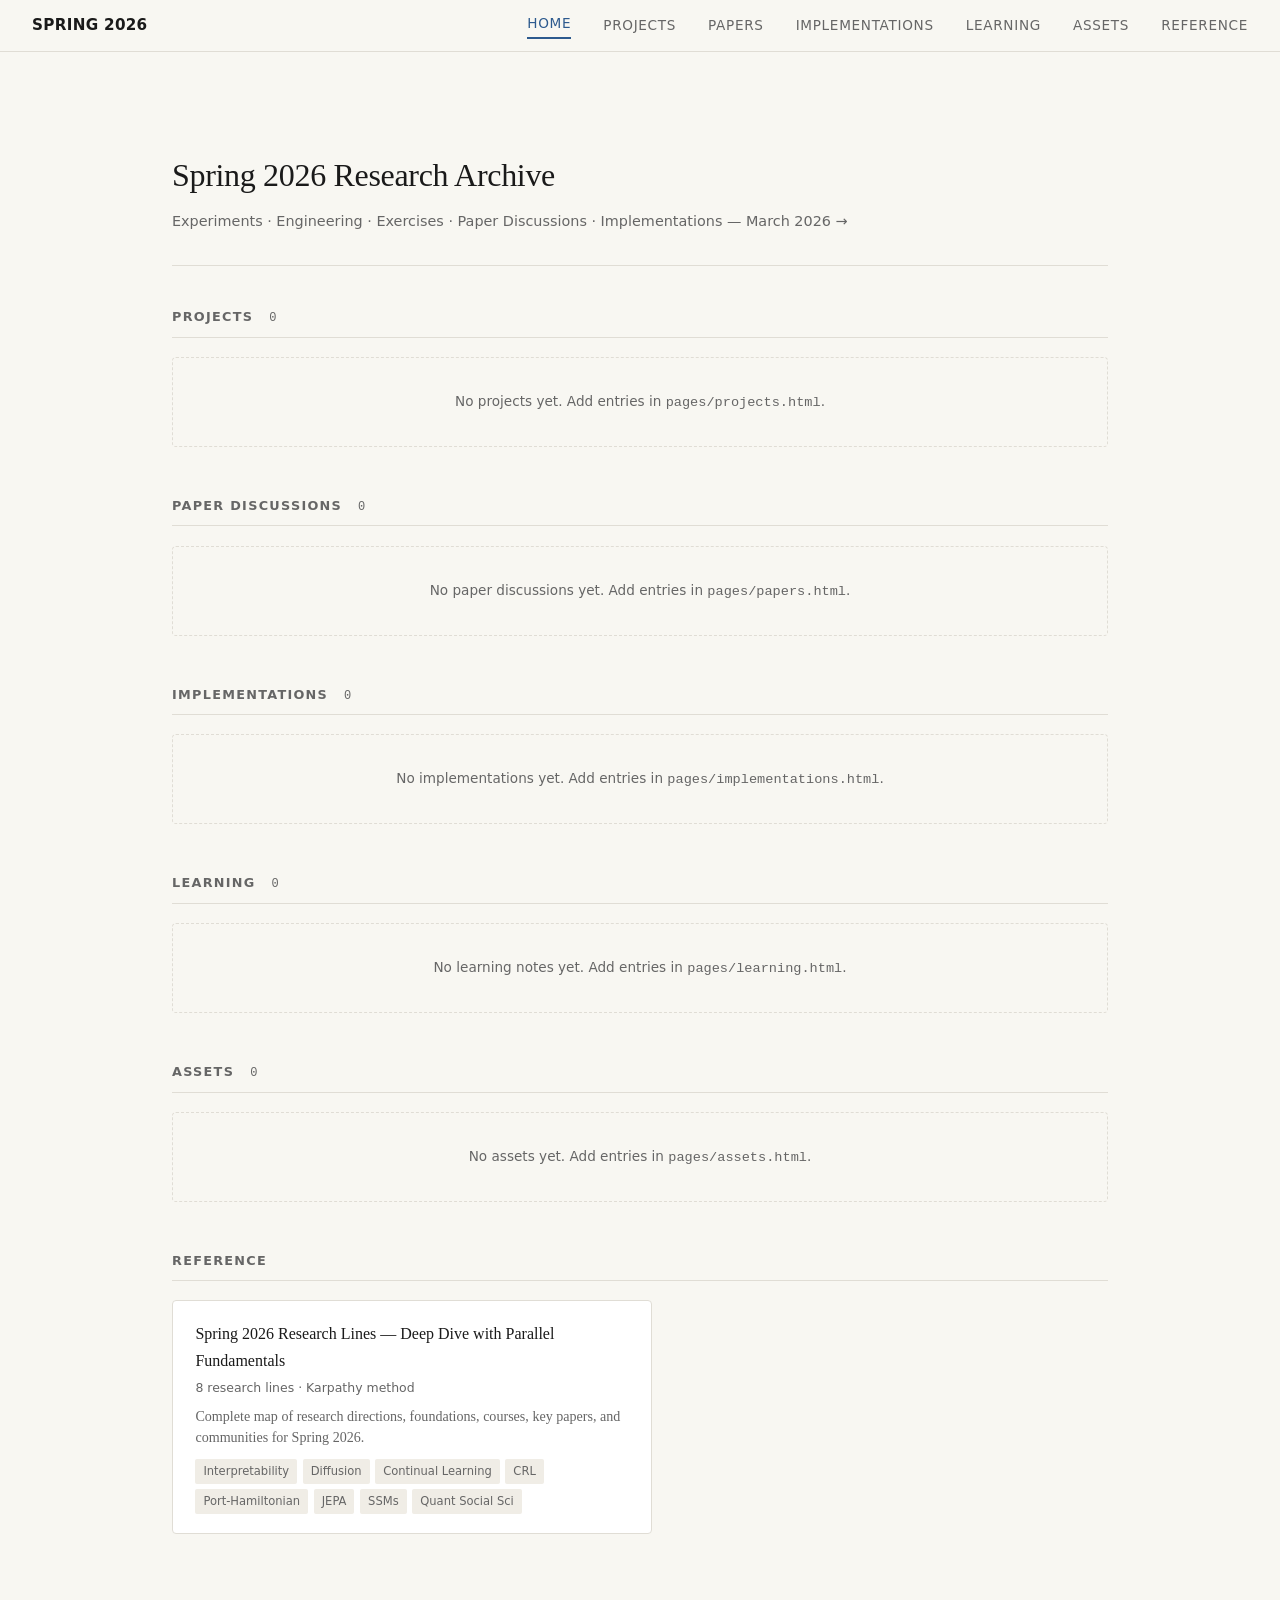
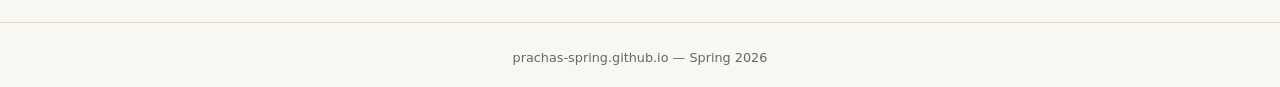
<file: index.html>
<!DOCTYPE html>
<html lang="en">
<head>
  <meta charset="UTF-8" />
  <meta name="viewport" content="width=device-width, initial-scale=1.0" />
  <title>Spring 2026 — Research Archive</title>
  <link rel="stylesheet" href="css/style.css" />
</head>
<body>

<nav>
  <span class="site-title">Spring 2026</span>
  <a href="index.html" class="active">Home</a>
  <a href="pages/projects.html">Projects</a>
  <a href="pages/papers.html">Papers</a>
  <a href="pages/implementations.html">Implementations</a>
  <a href="pages/learning.html">Learning</a>
  <a href="pages/assets.html">Assets</a>
  <a href="reference.html">Reference</a>
</nav>

<div class="container">

  <div class="hero">
    <h1>Spring 2026 Research Archive</h1>
    <p class="subtitle">Experiments · Engineering · Exercises · Paper Discussions · Implementations &mdash; March 2026 →</p>
  </div>

  <!-- PROJECTS -->
  <div class="section" id="projects">
    <div class="section-header">
      <h2>Projects</h2>
      <span class="count">0</span>
    </div>
    <div class="placeholder">No projects yet. Add entries in <code>pages/projects.html</code>.</div>
  </div>

  <!-- PAPERS -->
  <div class="section" id="papers">
    <div class="section-header">
      <h2>Paper Discussions</h2>
      <span class="count">0</span>
    </div>
    <div class="placeholder">No paper discussions yet. Add entries in <code>pages/papers.html</code>.</div>
  </div>

  <!-- IMPLEMENTATIONS -->
  <div class="section" id="implementations">
    <div class="section-header">
      <h2>Implementations</h2>
      <span class="count">0</span>
    </div>
    <div class="placeholder">No implementations yet. Add entries in <code>pages/implementations.html</code>.</div>
  </div>

  <!-- LEARNING -->
  <div class="section" id="learning">
    <div class="section-header">
      <h2>Learning</h2>
      <span class="count">0</span>
    </div>
    <div class="placeholder">No learning notes yet. Add entries in <code>pages/learning.html</code>.</div>
  </div>

  <!-- ASSETS -->
  <div class="section" id="assets">
    <div class="section-header">
      <h2>Assets</h2>
      <span class="count">0</span>
    </div>
    <div class="placeholder">No assets yet. Add entries in <code>pages/assets.html</code>.</div>
  </div>

  <!-- REFERENCE -->
  <div class="section">
    <div class="section-header">
      <h2>Reference</h2>
    </div>
    <div class="card" style="max-width:480px">
      <h3><a href="reference.html">Spring 2026 Research Lines — Deep Dive with Parallel Fundamentals</a></h3>
      <p class="meta">8 research lines · Karpathy method</p>
      <p>Complete map of research directions, foundations, courses, key papers, and communities for Spring 2026.</p>
      <div class="tags">
        <span class="tag">Interpretability</span>
        <span class="tag">Diffusion</span>
        <span class="tag">Continual Learning</span>
        <span class="tag">CRL</span>
        <span class="tag">Port-Hamiltonian</span>
        <span class="tag">JEPA</span>
        <span class="tag">SSMs</span>
        <span class="tag">Quant Social Sci</span>
      </div>
    </div>
  </div>

</div>

<footer>
  prachas-spring.github.io &mdash; Spring 2026
</footer>

</body>
</html>
</file>
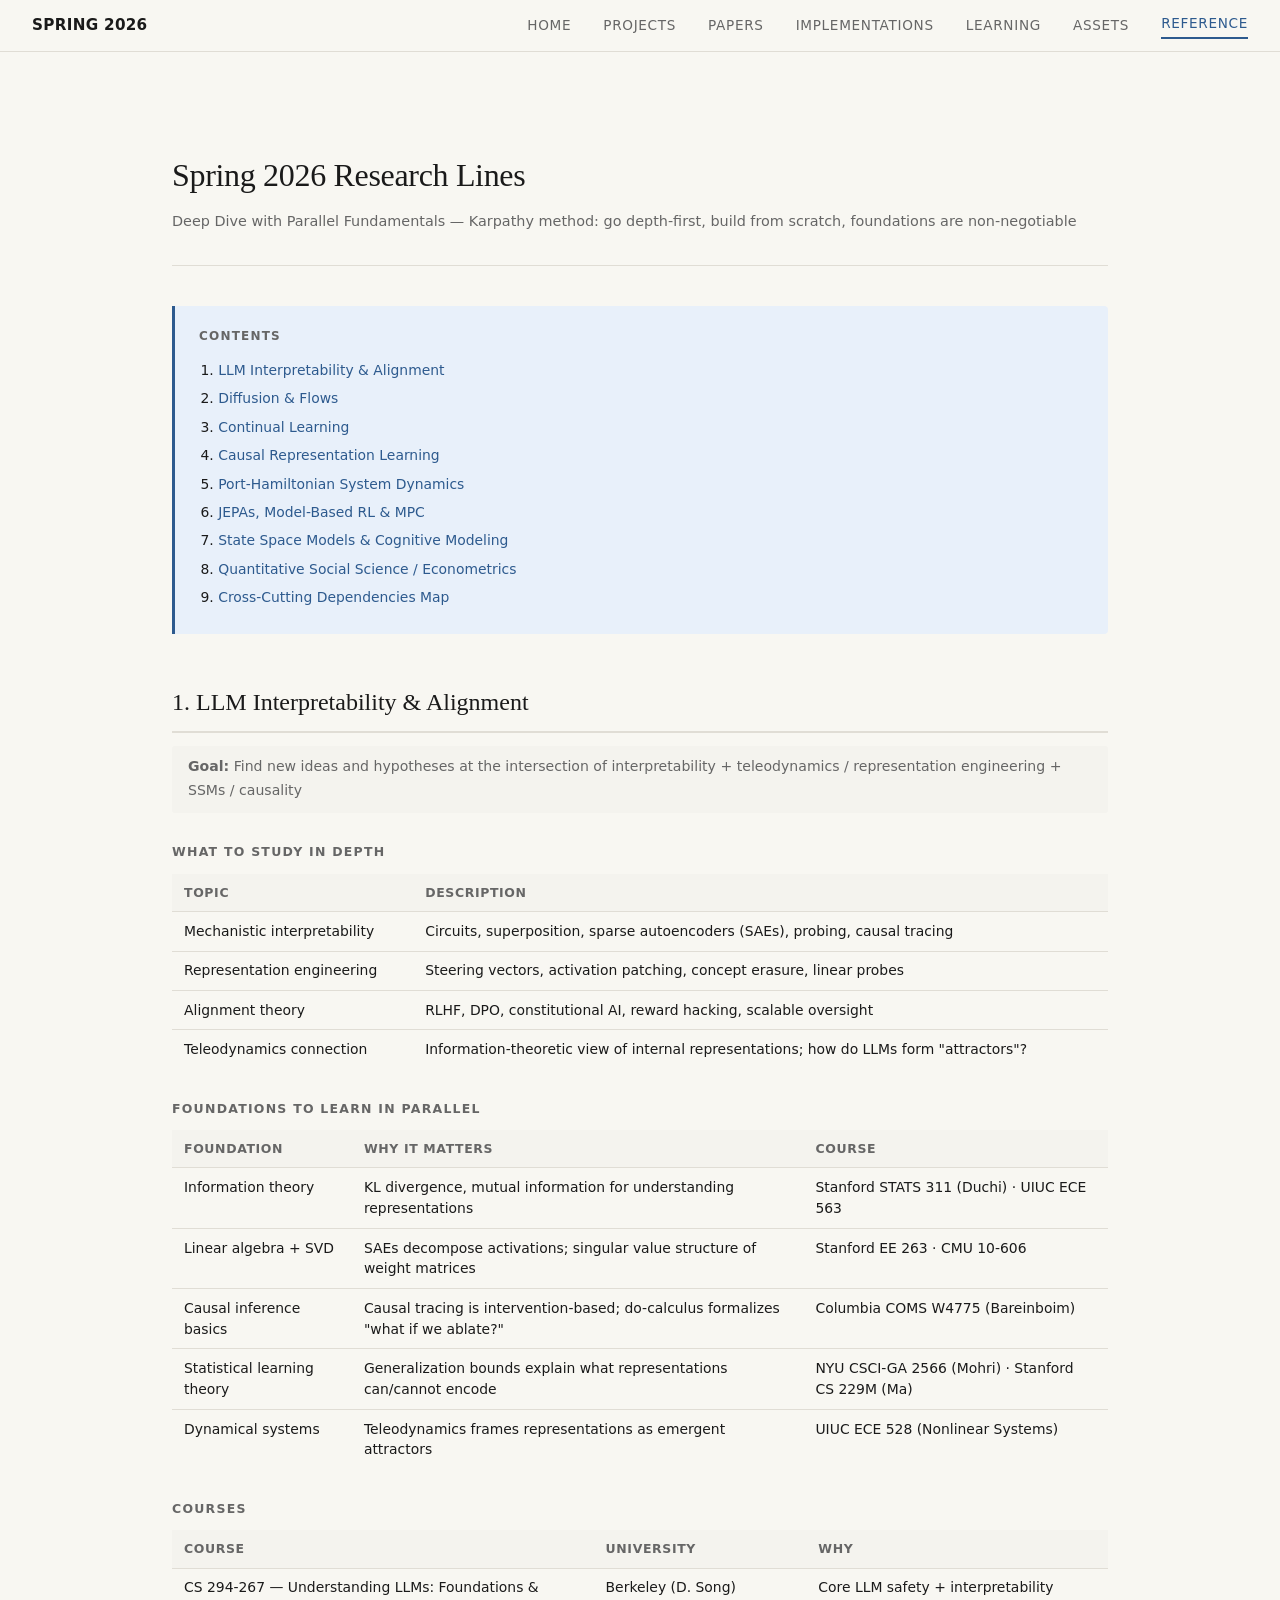
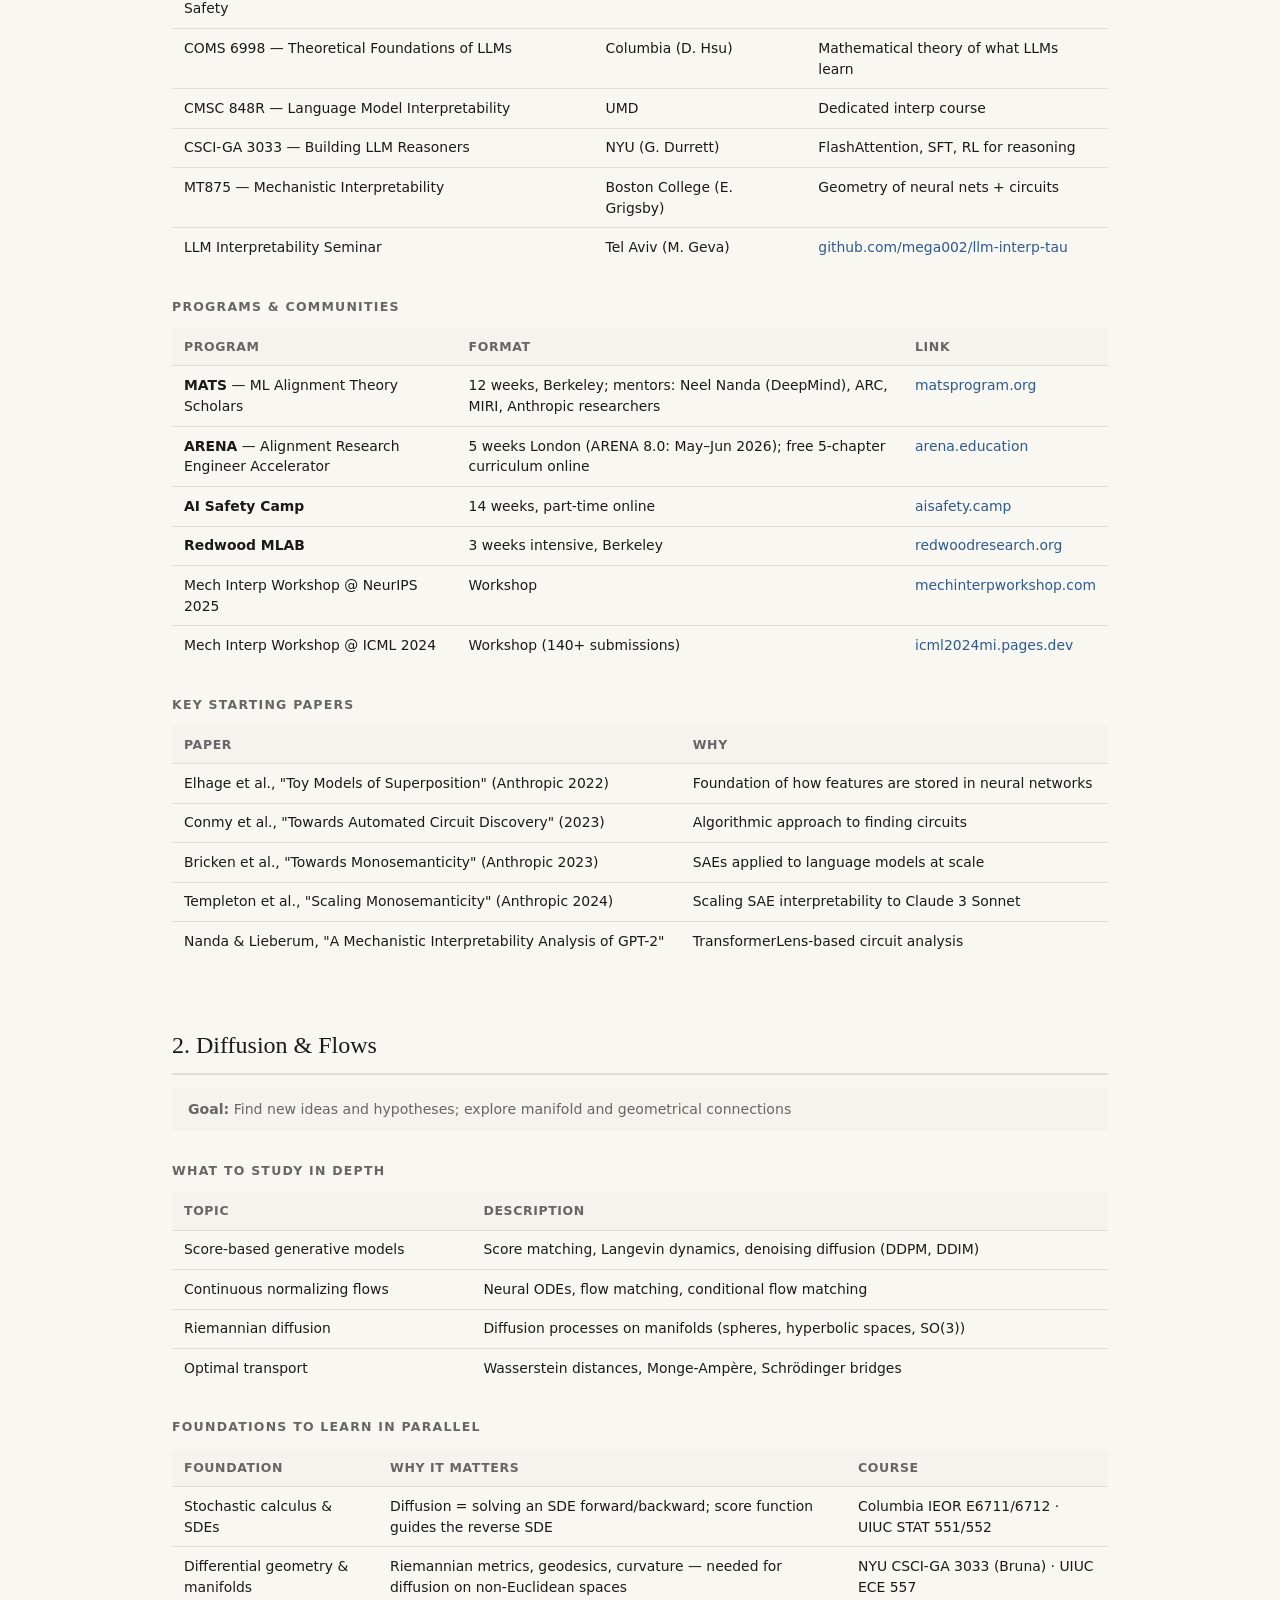
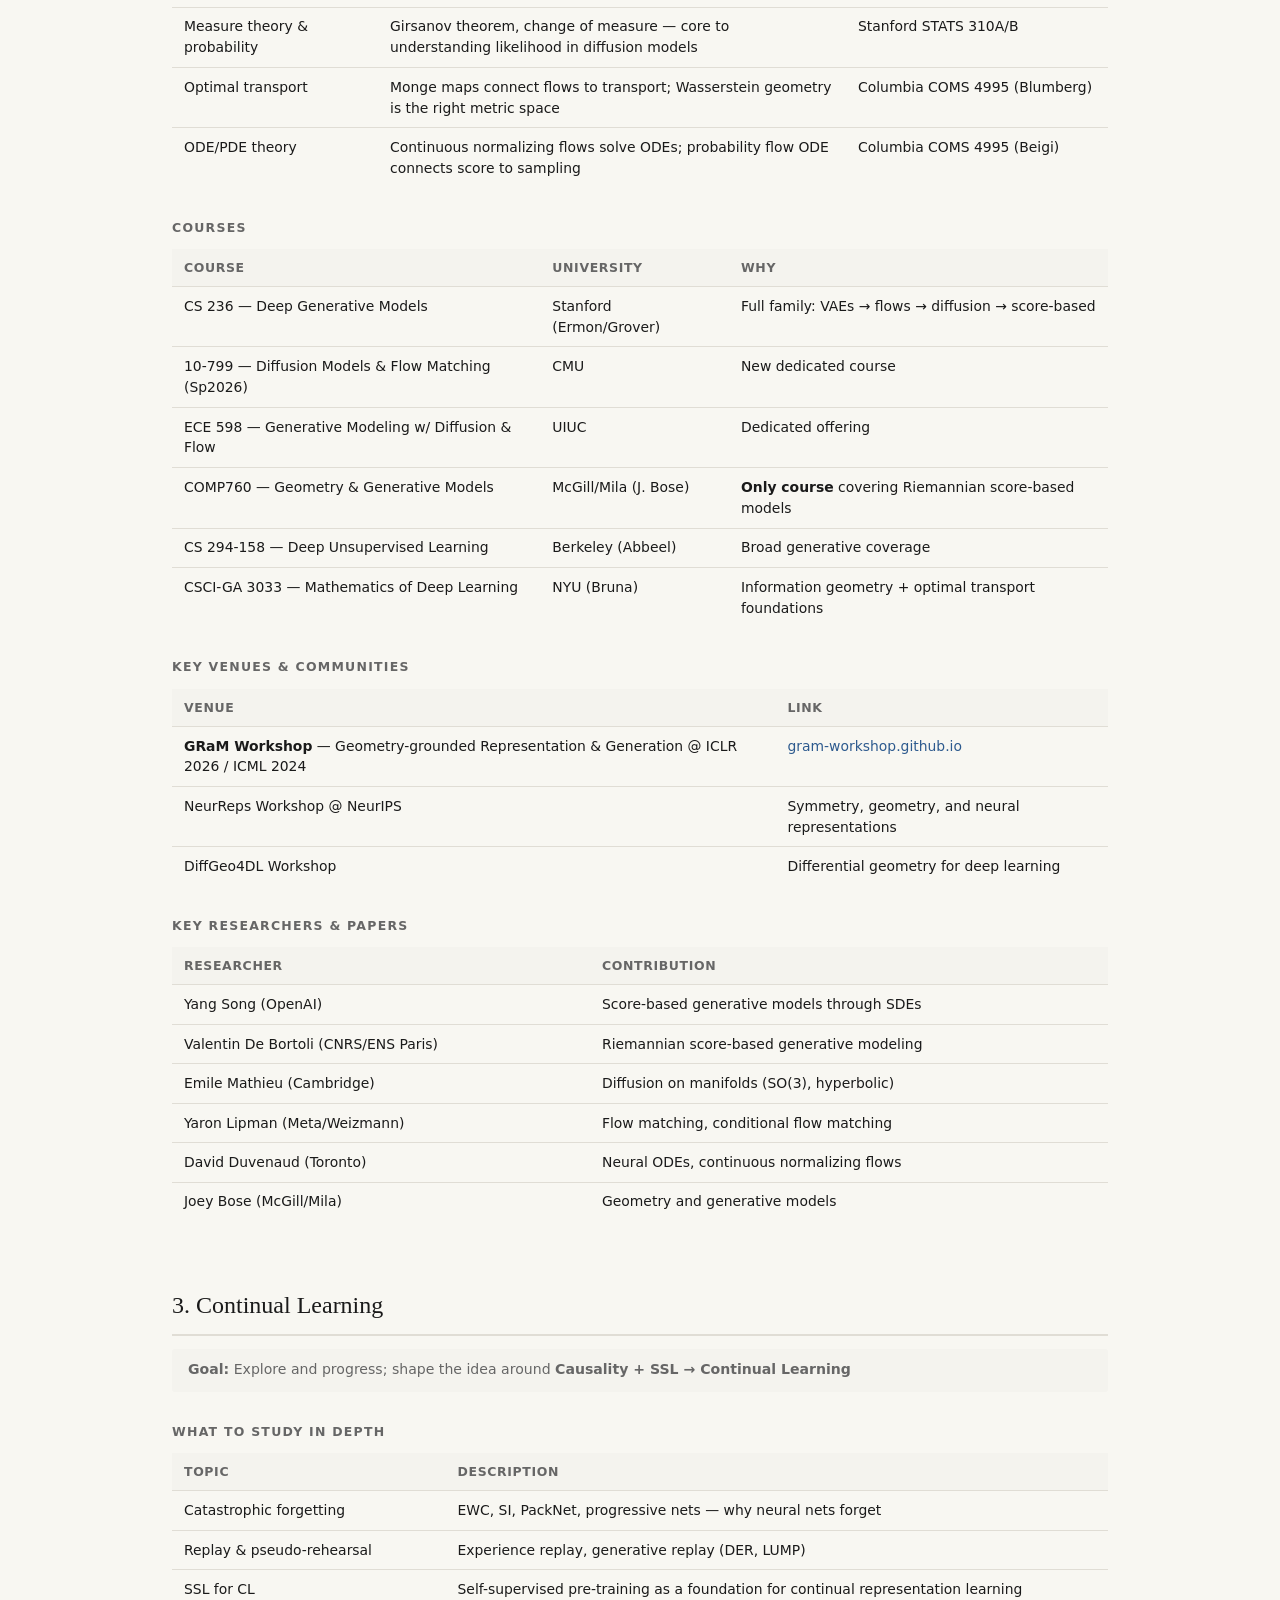
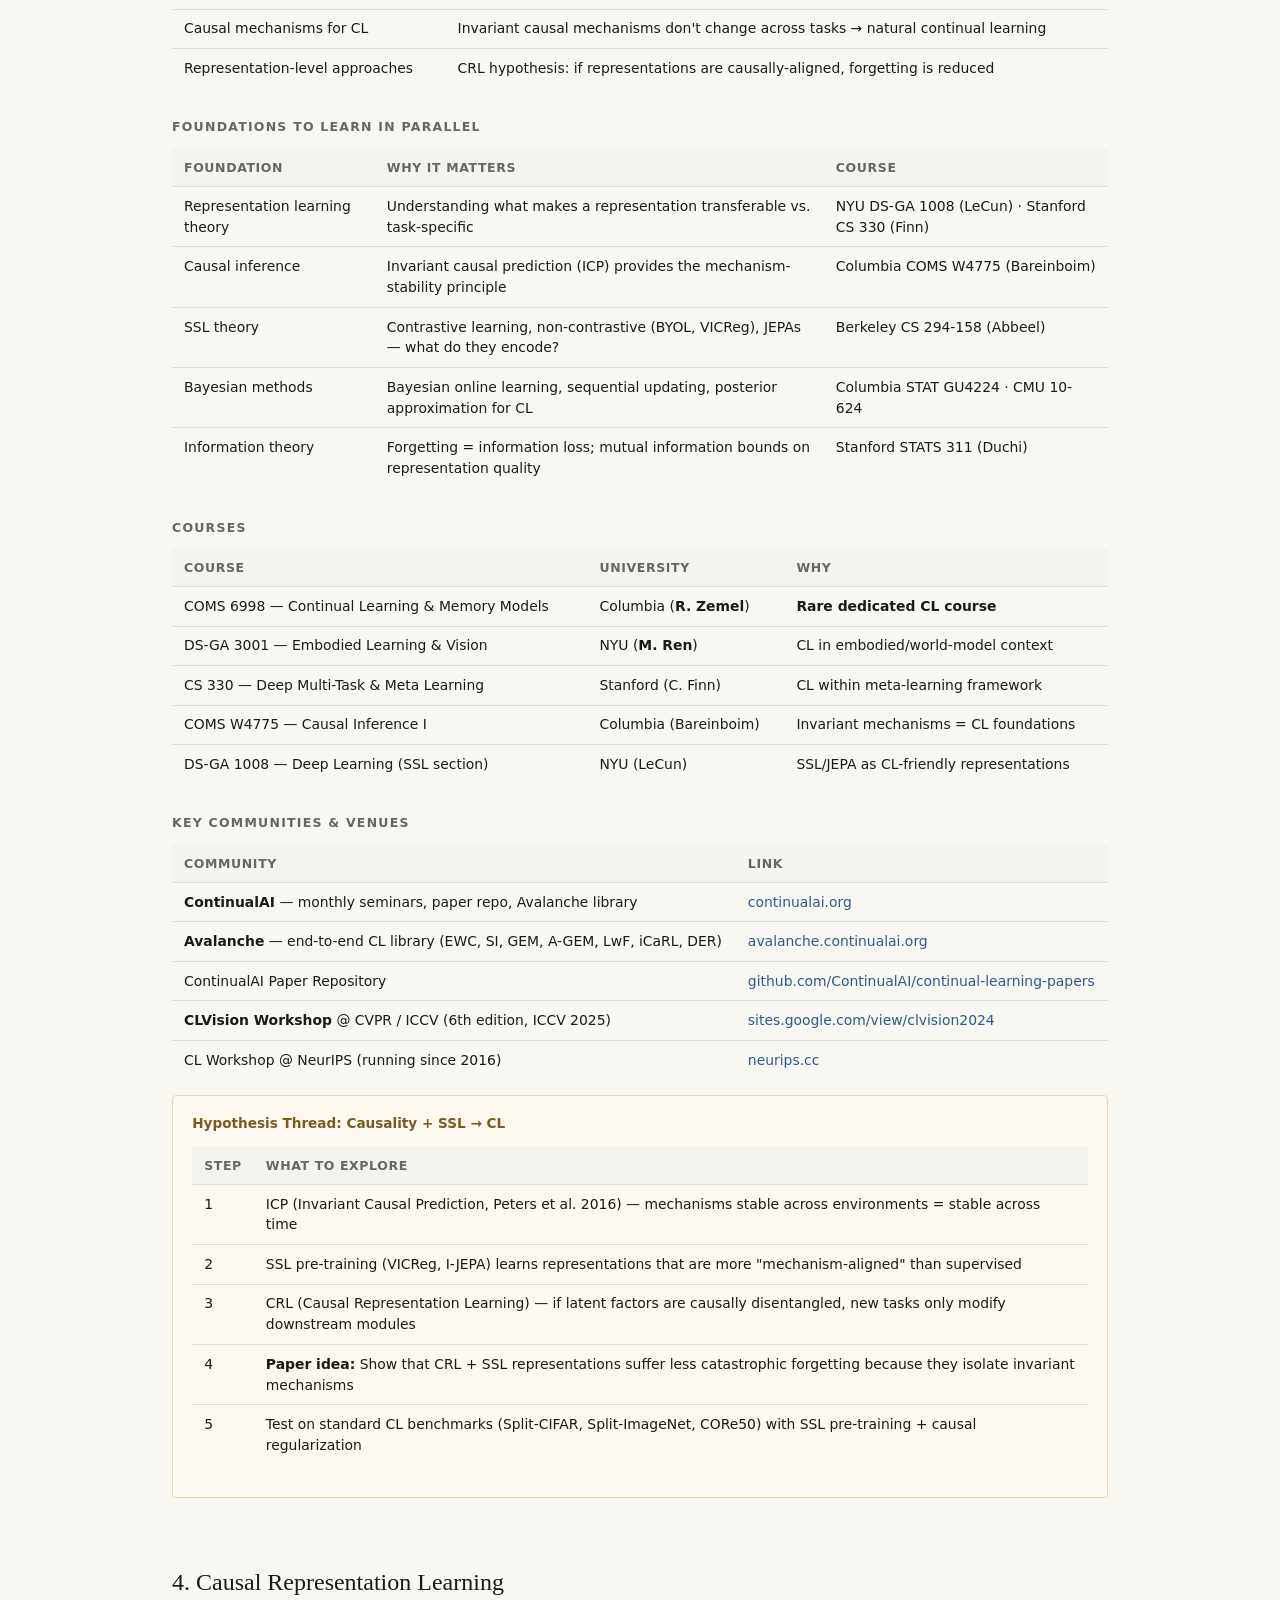
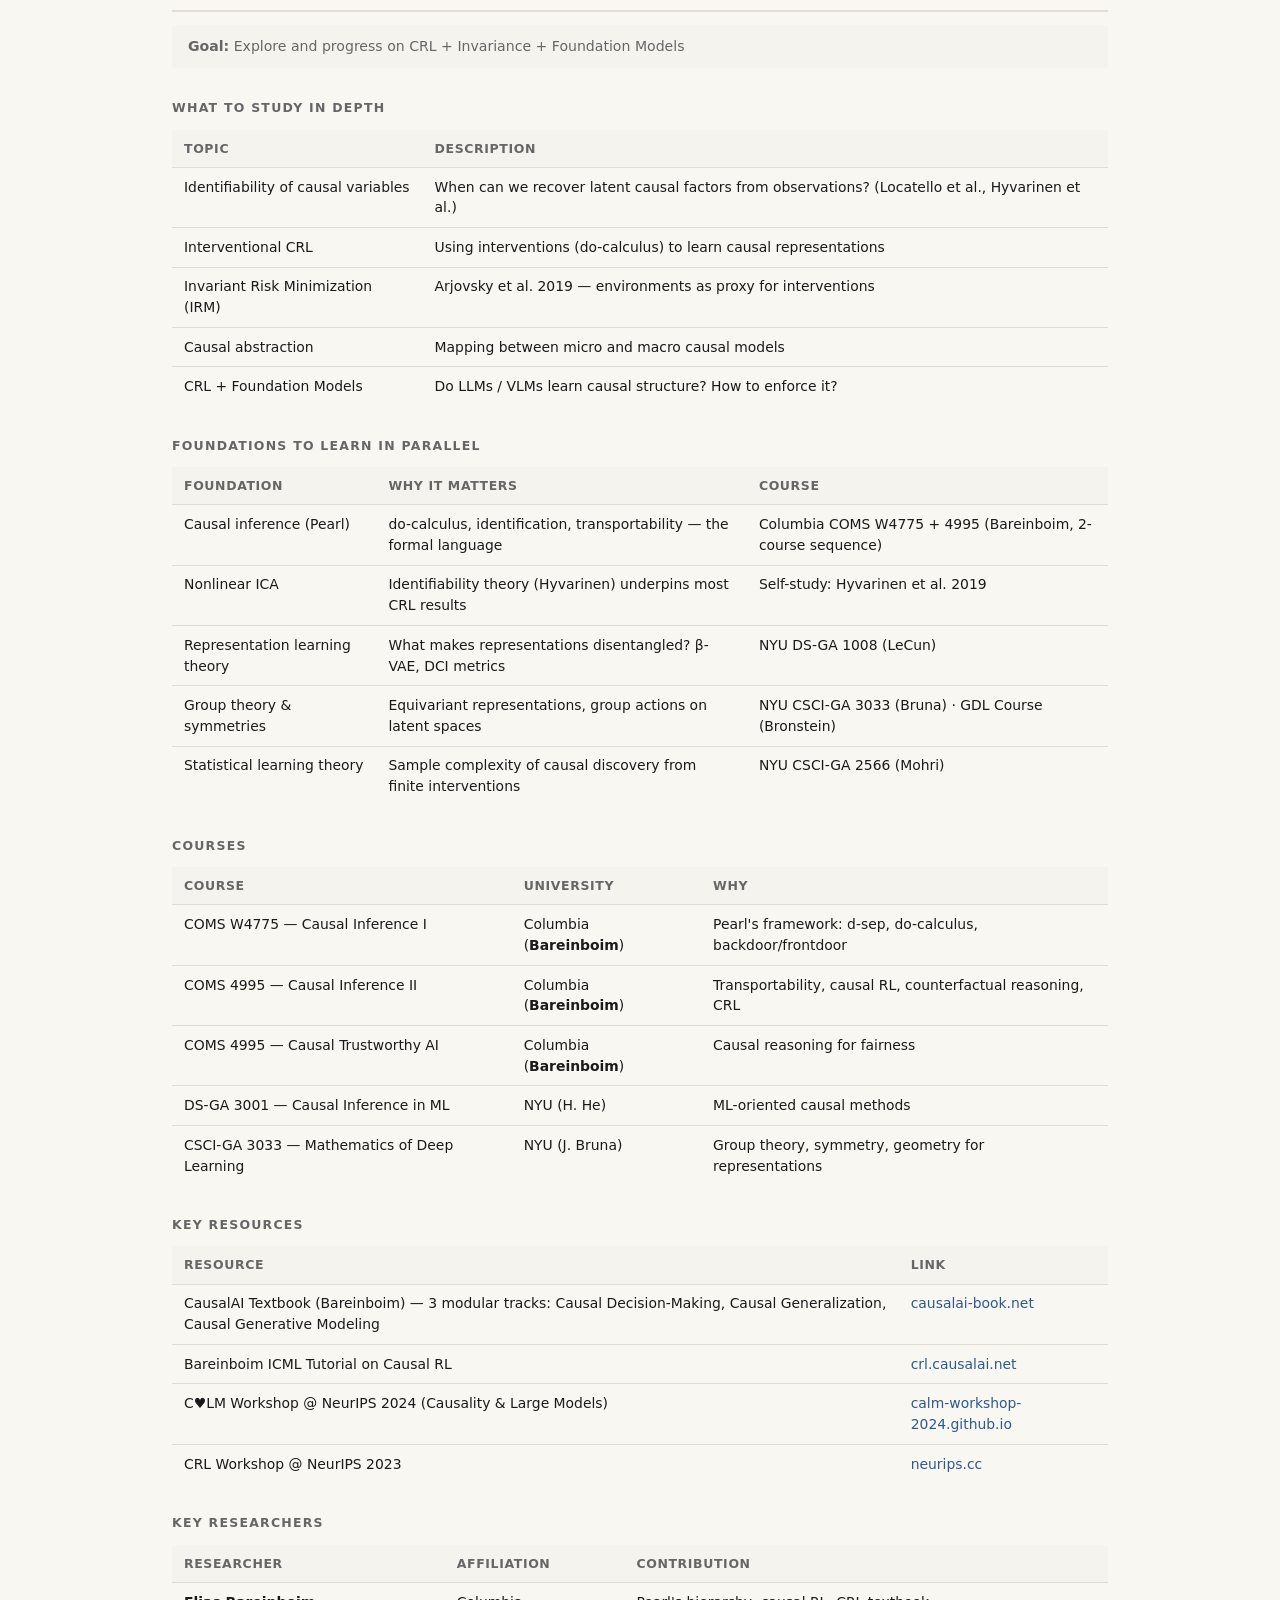
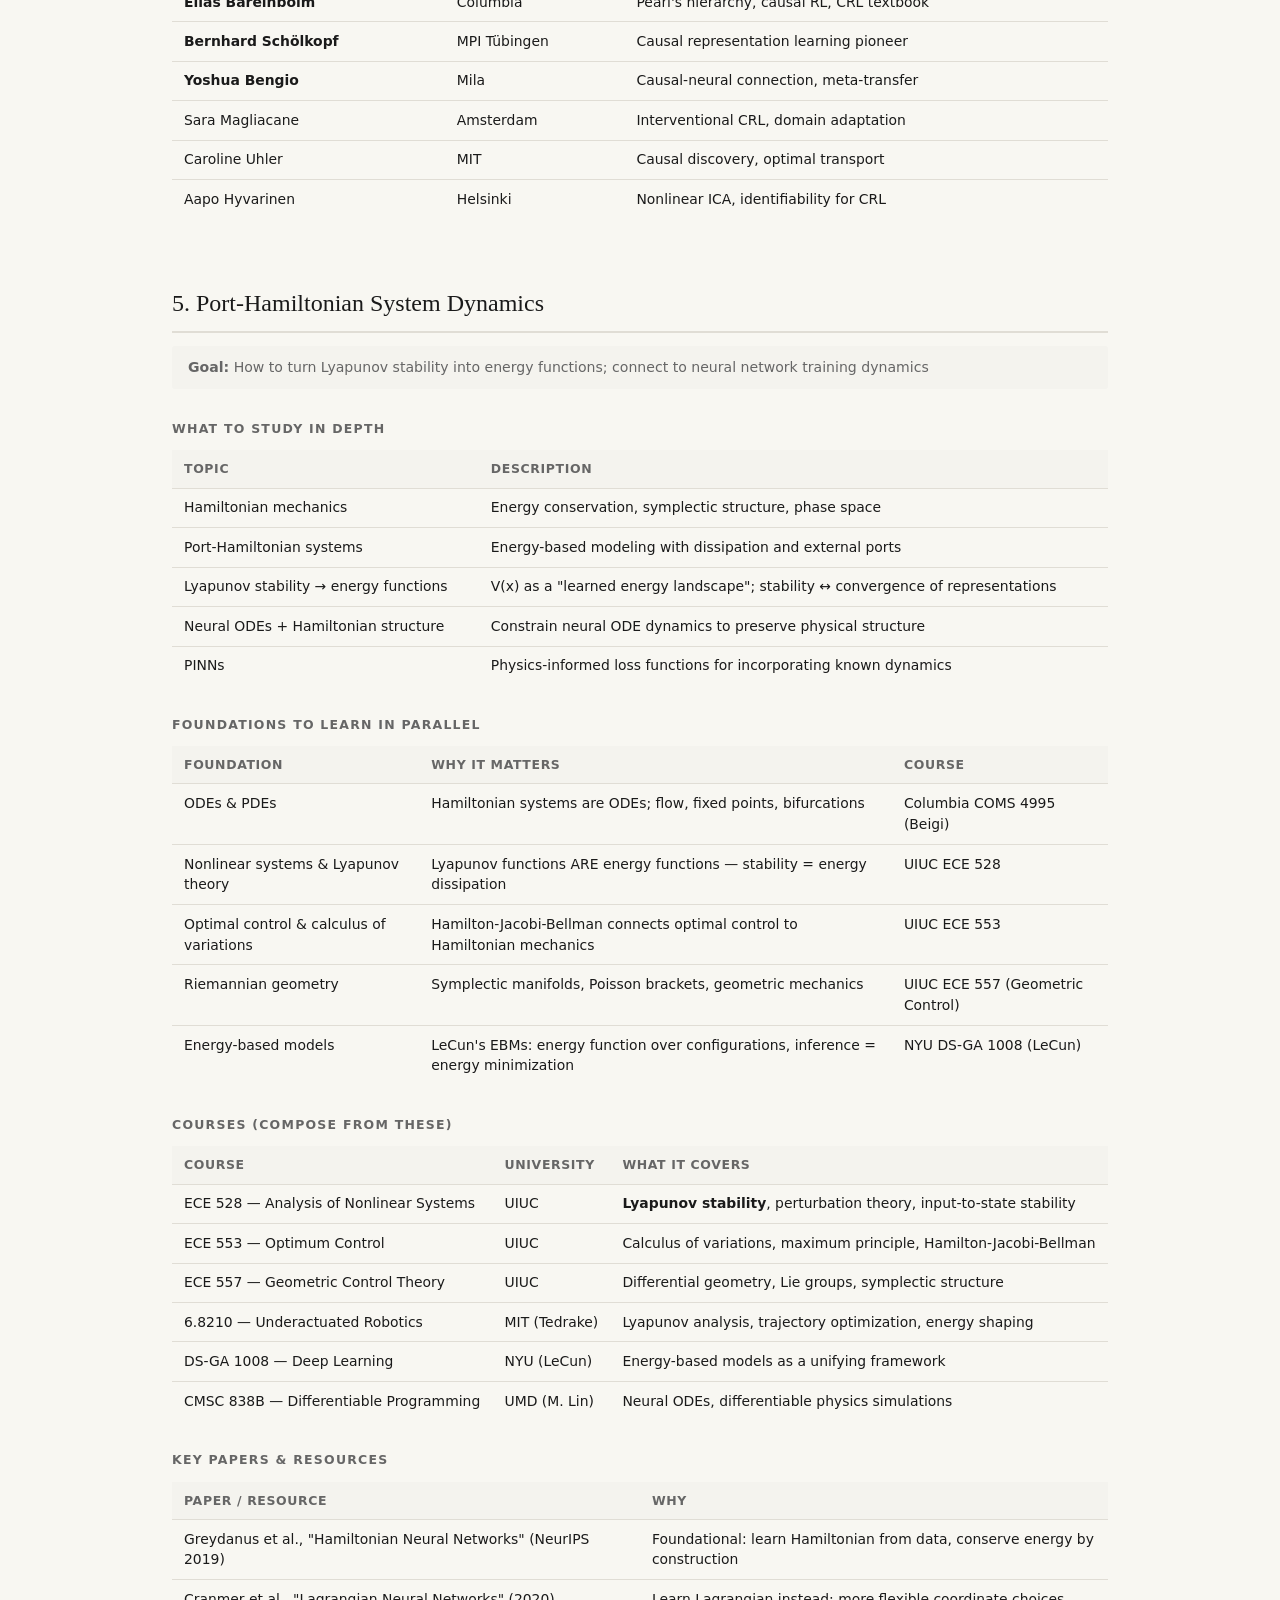
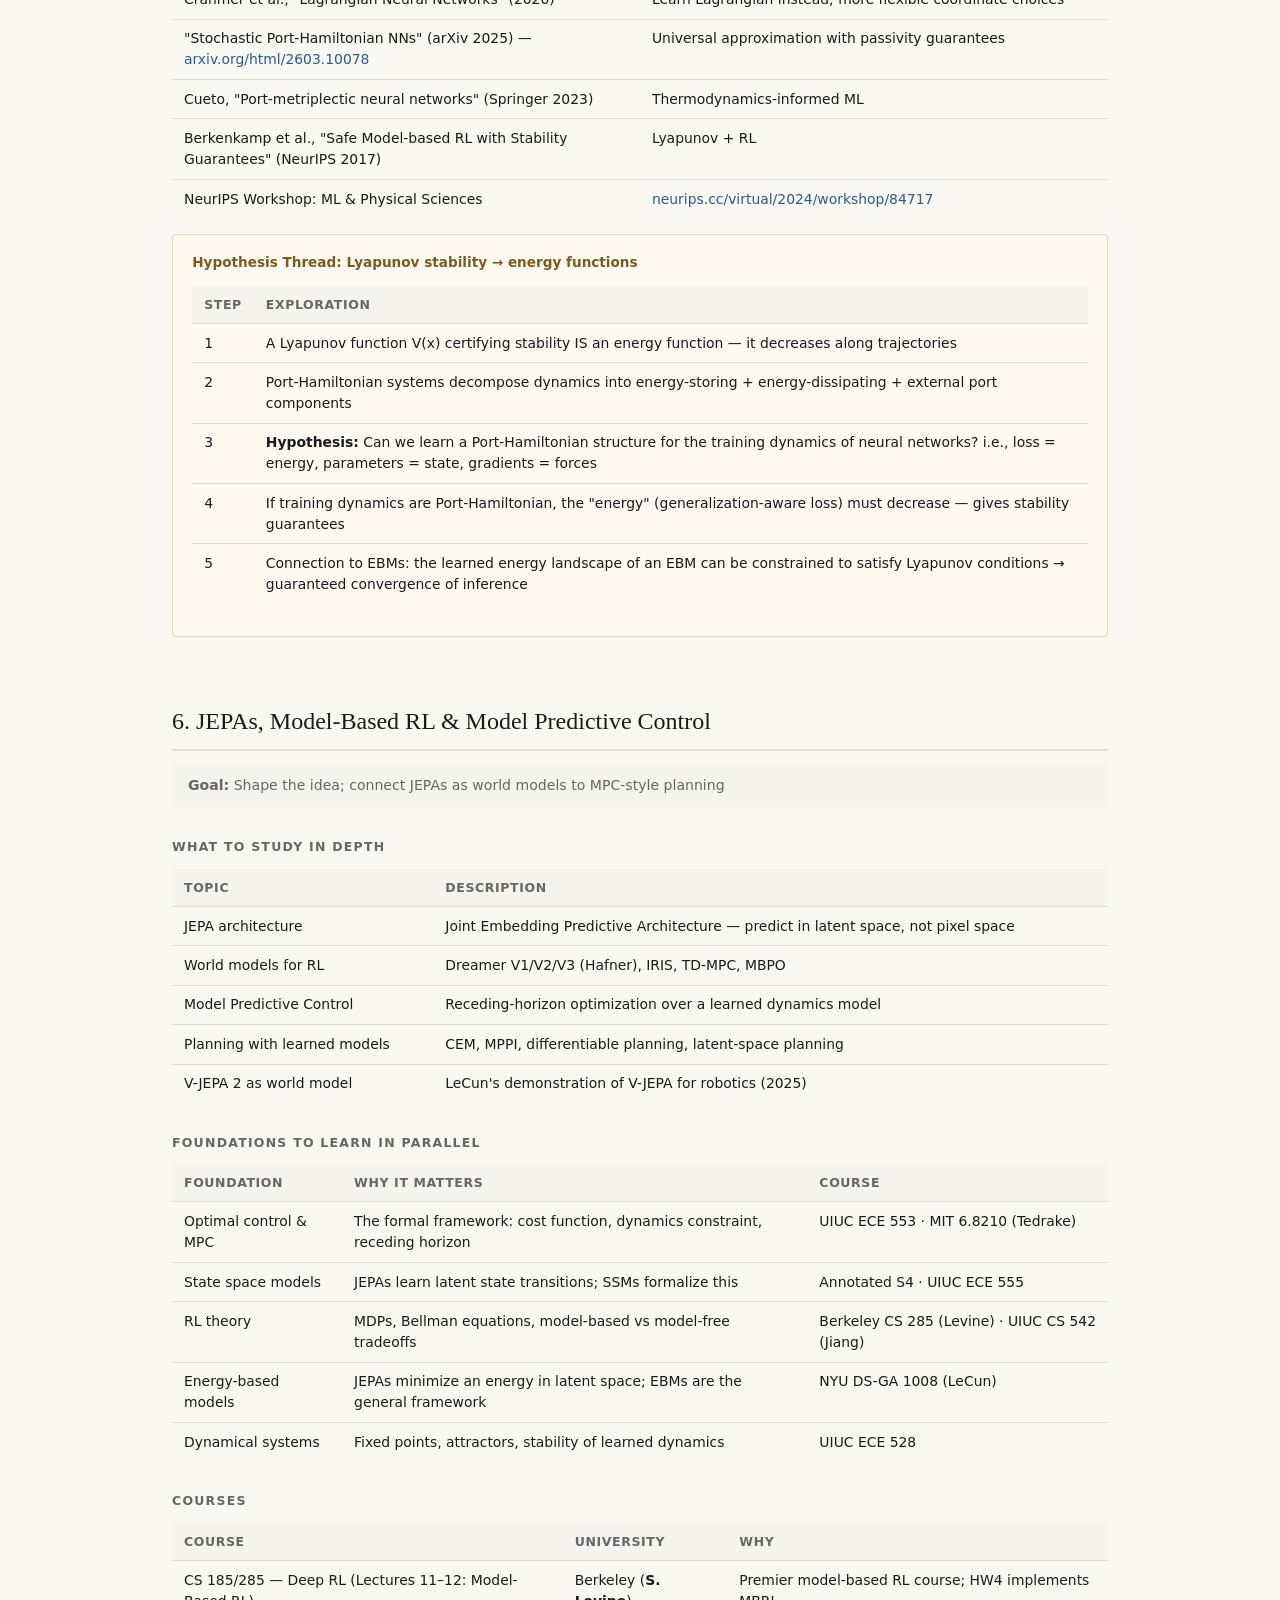
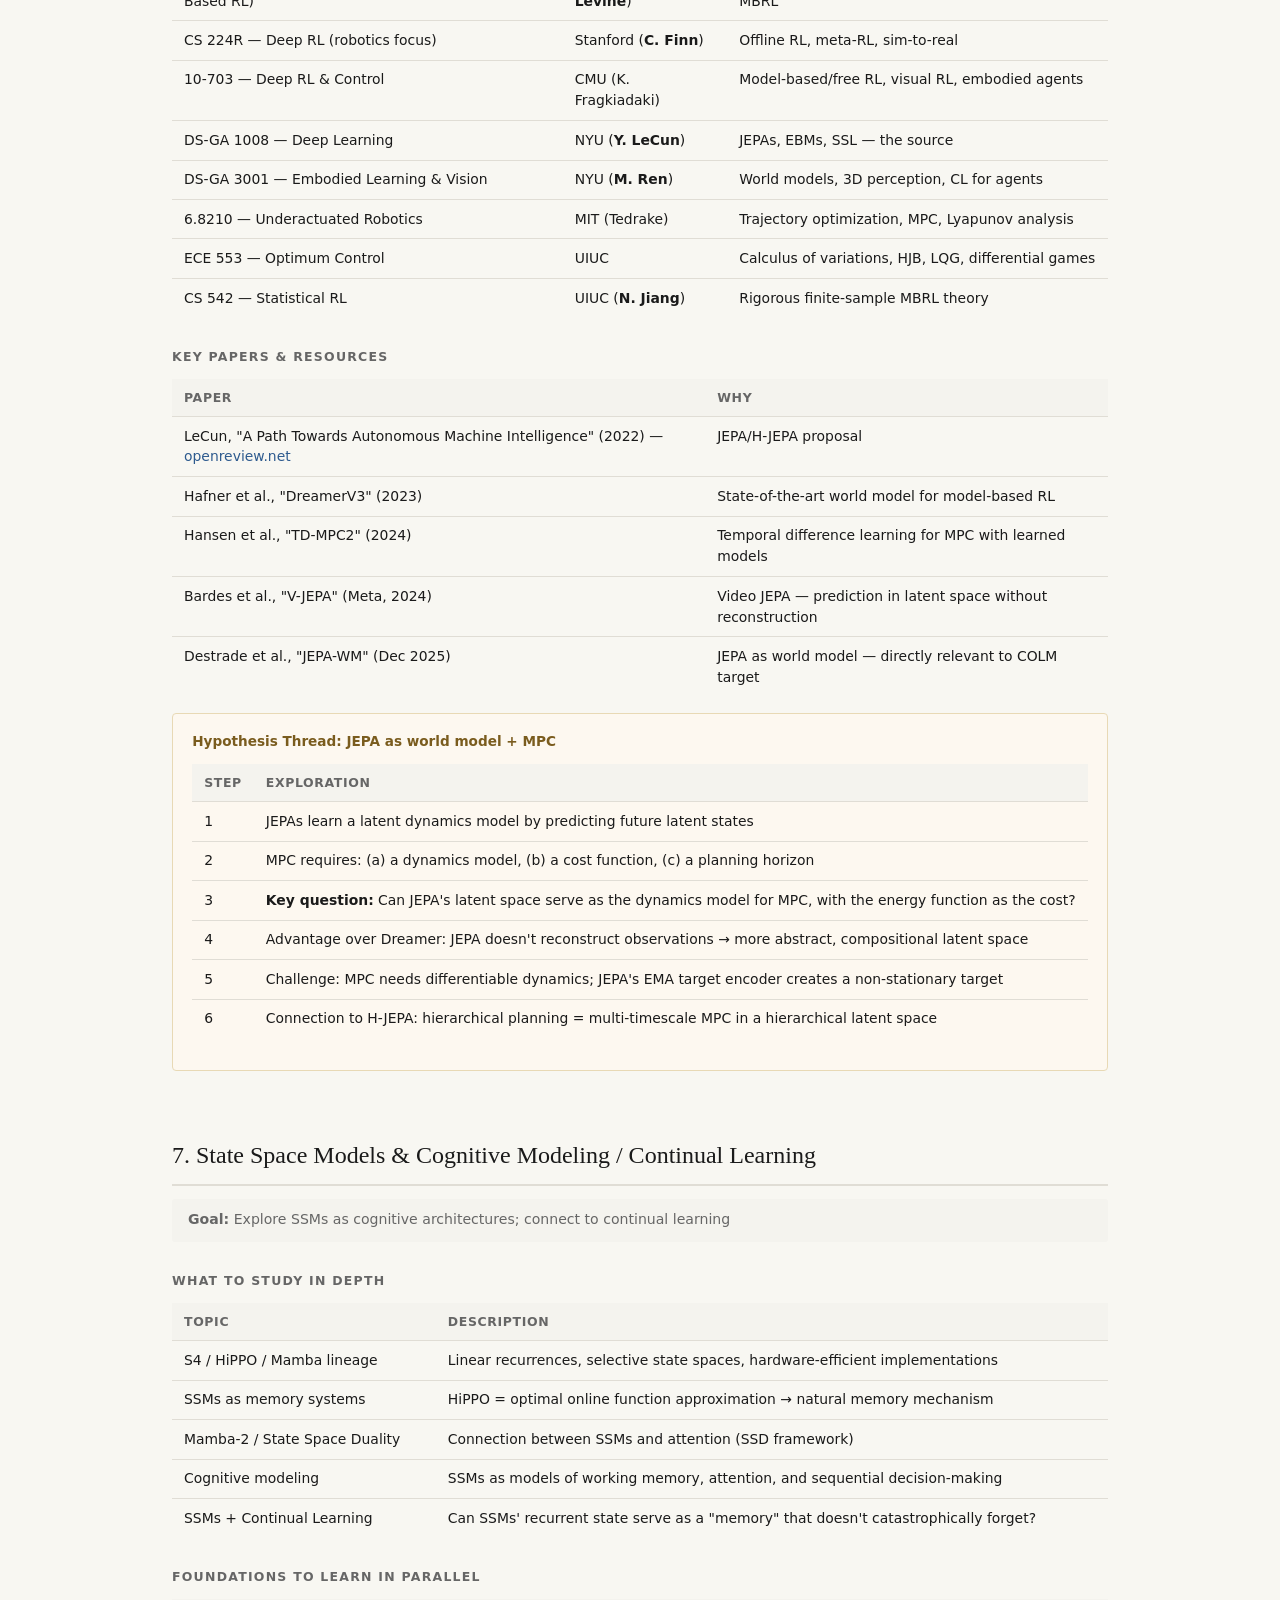
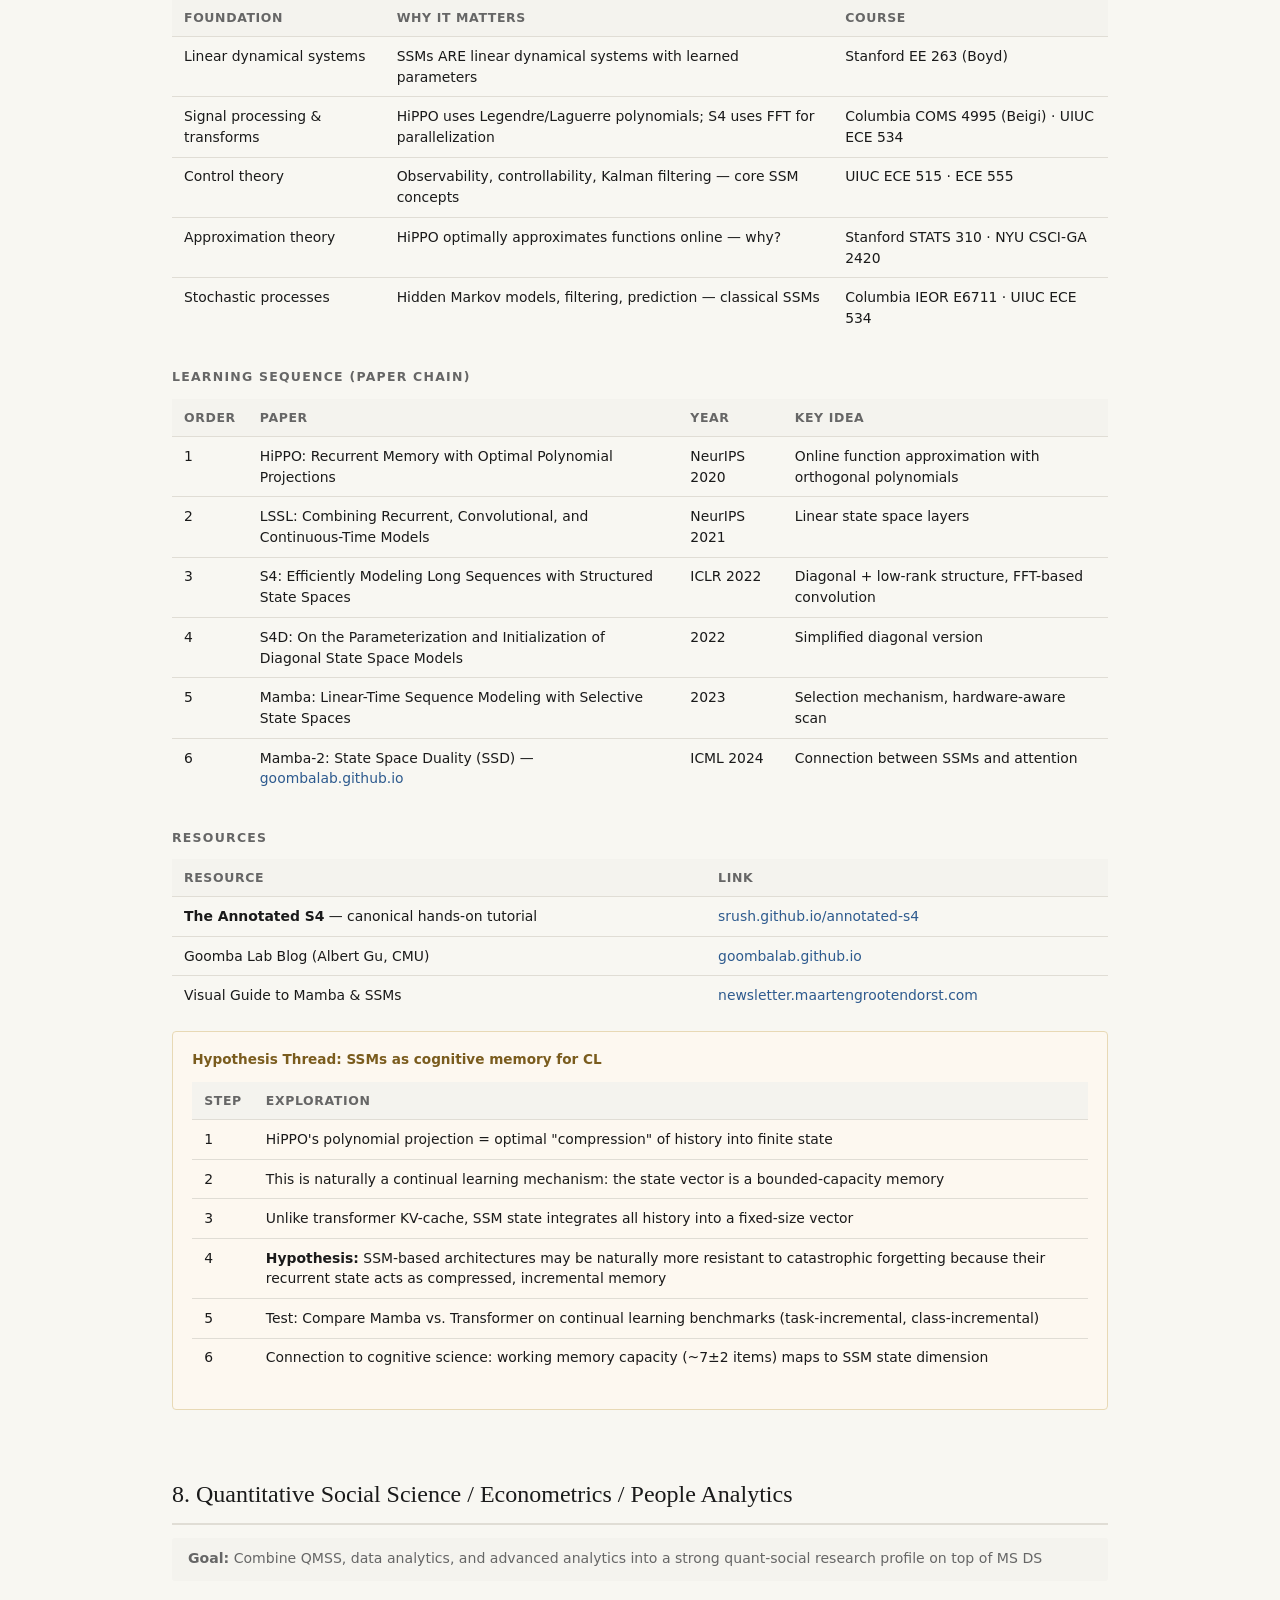
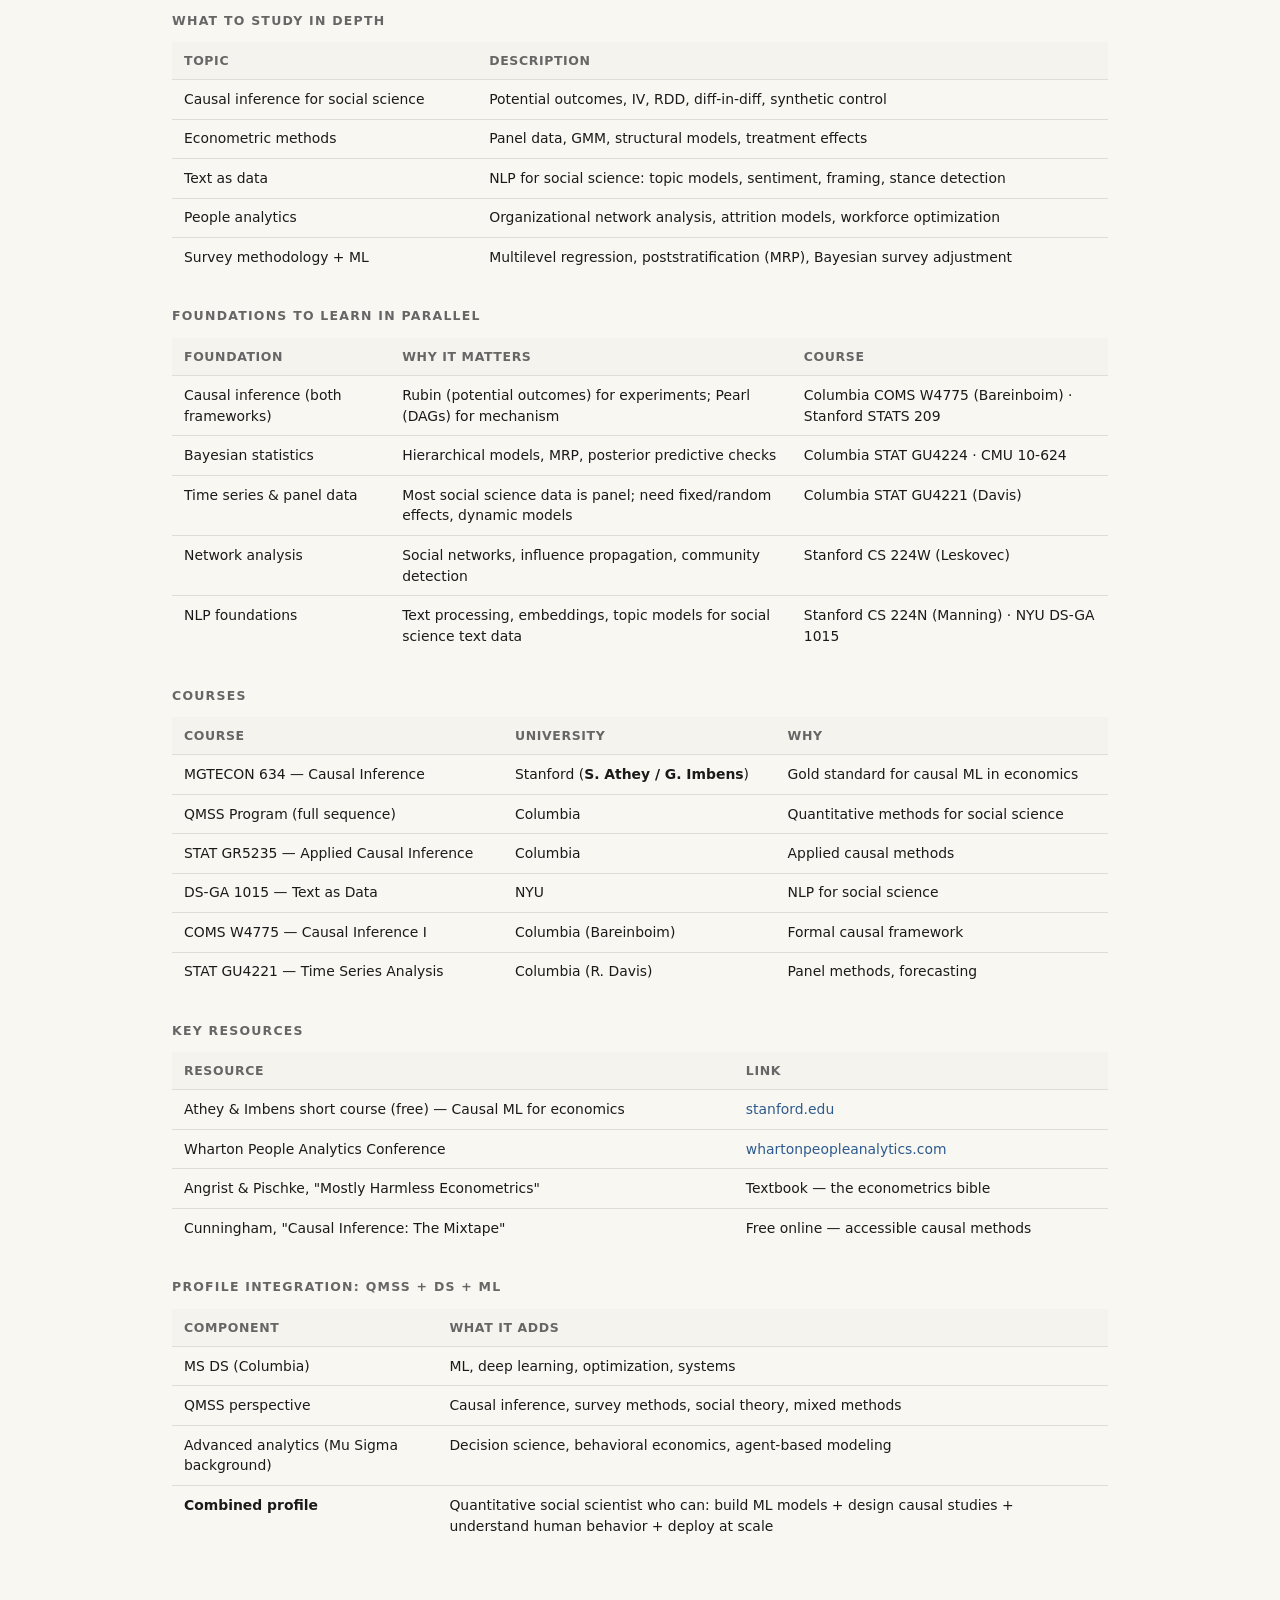
<file: reference.html>
<!DOCTYPE html>
<html lang="en">
<head>
  <meta charset="UTF-8" />
  <meta name="viewport" content="width=device-width, initial-scale=1.0" />
  <title>Research Lines — Spring 2026</title>
  <link rel="stylesheet" href="css/style.css" />
</head>
<body>

<nav>
  <span class="site-title">Spring 2026</span>
  <a href="index.html">Home</a>
  <a href="pages/projects.html">Projects</a>
  <a href="pages/papers.html">Papers</a>
  <a href="pages/implementations.html">Implementations</a>
  <a href="pages/learning.html">Learning</a>
  <a href="pages/assets.html">Assets</a>
  <a href="reference.html" class="active">Reference</a>
</nav>

<div class="container">

  <div class="hero">
    <h1>Spring 2026 Research Lines</h1>
    <p class="subtitle">Deep Dive with Parallel Fundamentals &mdash; Karpathy method: go depth-first, build from scratch, foundations are non-negotiable</p>
  </div>

  <div class="ref-toc">
    <h2>Contents</h2>
    <ol>
      <li><a href="#interp">LLM Interpretability &amp; Alignment</a></li>
      <li><a href="#diffusion">Diffusion &amp; Flows</a></li>
      <li><a href="#cl">Continual Learning</a></li>
      <li><a href="#crl">Causal Representation Learning</a></li>
      <li><a href="#ham">Port-Hamiltonian System Dynamics</a></li>
      <li><a href="#jepa">JEPAs, Model-Based RL &amp; MPC</a></li>
      <li><a href="#ssm">State Space Models &amp; Cognitive Modeling</a></li>
      <li><a href="#qss">Quantitative Social Science / Econometrics</a></li>
      <li><a href="#cross">Cross-Cutting Dependencies Map</a></li>
    </ol>
  </div>

  <!-- ── 1. LLM INTERPRETABILITY ── -->
  <div class="ref-section" id="interp">
    <h2>1. LLM Interpretability &amp; Alignment</h2>
    <p class="goal"><strong>Goal:</strong> Find new ideas and hypotheses at the intersection of interpretability + teleodynamics / representation engineering + SSMs / causality</p>

    <h3>What to Study in Depth</h3>
    <table>
      <thead><tr><th>Topic</th><th>Description</th></tr></thead>
      <tbody>
        <tr><td>Mechanistic interpretability</td><td>Circuits, superposition, sparse autoencoders (SAEs), probing, causal tracing</td></tr>
        <tr><td>Representation engineering</td><td>Steering vectors, activation patching, concept erasure, linear probes</td></tr>
        <tr><td>Alignment theory</td><td>RLHF, DPO, constitutional AI, reward hacking, scalable oversight</td></tr>
        <tr><td>Teleodynamics connection</td><td>Information-theoretic view of internal representations; how do LLMs form "attractors"?</td></tr>
      </tbody>
    </table>

    <h3>Foundations to Learn in Parallel</h3>
    <table>
      <thead><tr><th>Foundation</th><th>Why it matters</th><th>Course</th></tr></thead>
      <tbody>
        <tr><td>Information theory</td><td>KL divergence, mutual information for understanding representations</td><td>Stanford STATS 311 (Duchi) · UIUC ECE 563</td></tr>
        <tr><td>Linear algebra + SVD</td><td>SAEs decompose activations; singular value structure of weight matrices</td><td>Stanford EE 263 · CMU 10-606</td></tr>
        <tr><td>Causal inference basics</td><td>Causal tracing is intervention-based; do-calculus formalizes "what if we ablate?"</td><td>Columbia COMS W4775 (Bareinboim)</td></tr>
        <tr><td>Statistical learning theory</td><td>Generalization bounds explain what representations can/cannot encode</td><td>NYU CSCI-GA 2566 (Mohri) · Stanford CS 229M (Ma)</td></tr>
        <tr><td>Dynamical systems</td><td>Teleodynamics frames representations as emergent attractors</td><td>UIUC ECE 528 (Nonlinear Systems)</td></tr>
      </tbody>
    </table>

    <h3>Courses</h3>
    <table>
      <thead><tr><th>Course</th><th>University</th><th>Why</th></tr></thead>
      <tbody>
        <tr><td>CS 294-267 — Understanding LLMs: Foundations &amp; Safety</td><td>Berkeley (D. Song)</td><td>Core LLM safety + interpretability</td></tr>
        <tr><td>COMS 6998 — Theoretical Foundations of LLMs</td><td>Columbia (D. Hsu)</td><td>Mathematical theory of what LLMs learn</td></tr>
        <tr><td>CMSC 848R — Language Model Interpretability</td><td>UMD</td><td>Dedicated interp course</td></tr>
        <tr><td>CSCI-GA 3033 — Building LLM Reasoners</td><td>NYU (G. Durrett)</td><td>FlashAttention, SFT, RL for reasoning</td></tr>
        <tr><td>MT875 — Mechanistic Interpretability</td><td>Boston College (E. Grigsby)</td><td>Geometry of neural nets + circuits</td></tr>
        <tr><td>LLM Interpretability Seminar</td><td>Tel Aviv (M. Geva)</td><td><a href="https://github.com/mega002/llm-interp-tau" target="_blank">github.com/mega002/llm-interp-tau</a></td></tr>
      </tbody>
    </table>

    <h3>Programs &amp; Communities</h3>
    <table>
      <thead><tr><th>Program</th><th>Format</th><th>Link</th></tr></thead>
      <tbody>
        <tr><td><strong>MATS</strong> — ML Alignment Theory Scholars</td><td>12 weeks, Berkeley; mentors: Neel Nanda (DeepMind), ARC, MIRI, Anthropic researchers</td><td><a href="https://www.matsprogram.org/" target="_blank">matsprogram.org</a></td></tr>
        <tr><td><strong>ARENA</strong> — Alignment Research Engineer Accelerator</td><td>5 weeks London (ARENA 8.0: May–Jun 2026); free 5-chapter curriculum online</td><td><a href="https://www.arena.education/" target="_blank">arena.education</a></td></tr>
        <tr><td><strong>AI Safety Camp</strong></td><td>14 weeks, part-time online</td><td><a href="https://www.aisafety.camp/" target="_blank">aisafety.camp</a></td></tr>
        <tr><td><strong>Redwood MLAB</strong></td><td>3 weeks intensive, Berkeley</td><td><a href="https://www.redwoodresearch.org/" target="_blank">redwoodresearch.org</a></td></tr>
        <tr><td>Mech Interp Workshop @ NeurIPS 2025</td><td>Workshop</td><td><a href="https://mechinterpworkshop.com/" target="_blank">mechinterpworkshop.com</a></td></tr>
        <tr><td>Mech Interp Workshop @ ICML 2024</td><td>Workshop (140+ submissions)</td><td><a href="https://icml2024mi.pages.dev/" target="_blank">icml2024mi.pages.dev</a></td></tr>
      </tbody>
    </table>

    <h3>Key Starting Papers</h3>
    <table>
      <thead><tr><th>Paper</th><th>Why</th></tr></thead>
      <tbody>
        <tr><td>Elhage et al., "Toy Models of Superposition" (Anthropic 2022)</td><td>Foundation of how features are stored in neural networks</td></tr>
        <tr><td>Conmy et al., "Towards Automated Circuit Discovery" (2023)</td><td>Algorithmic approach to finding circuits</td></tr>
        <tr><td>Bricken et al., "Towards Monosemanticity" (Anthropic 2023)</td><td>SAEs applied to language models at scale</td></tr>
        <tr><td>Templeton et al., "Scaling Monosemanticity" (Anthropic 2024)</td><td>Scaling SAE interpretability to Claude 3 Sonnet</td></tr>
        <tr><td>Nanda &amp; Lieberum, "A Mechanistic Interpretability Analysis of GPT-2"</td><td>TransformerLens-based circuit analysis</td></tr>
      </tbody>
    </table>
  </div>

  <!-- ── 2. DIFFUSION & FLOWS ── -->
  <div class="ref-section" id="diffusion">
    <h2>2. Diffusion &amp; Flows</h2>
    <p class="goal"><strong>Goal:</strong> Find new ideas and hypotheses; explore manifold and geometrical connections</p>

    <h3>What to Study in Depth</h3>
    <table>
      <thead><tr><th>Topic</th><th>Description</th></tr></thead>
      <tbody>
        <tr><td>Score-based generative models</td><td>Score matching, Langevin dynamics, denoising diffusion (DDPM, DDIM)</td></tr>
        <tr><td>Continuous normalizing flows</td><td>Neural ODEs, flow matching, conditional flow matching</td></tr>
        <tr><td>Riemannian diffusion</td><td>Diffusion processes on manifolds (spheres, hyperbolic spaces, SO(3))</td></tr>
        <tr><td>Optimal transport</td><td>Wasserstein distances, Monge-Ampère, Schrödinger bridges</td></tr>
      </tbody>
    </table>

    <h3>Foundations to Learn in Parallel</h3>
    <table>
      <thead><tr><th>Foundation</th><th>Why it matters</th><th>Course</th></tr></thead>
      <tbody>
        <tr><td>Stochastic calculus &amp; SDEs</td><td>Diffusion = solving an SDE forward/backward; score function guides the reverse SDE</td><td>Columbia IEOR E6711/6712 · UIUC STAT 551/552</td></tr>
        <tr><td>Differential geometry &amp; manifolds</td><td>Riemannian metrics, geodesics, curvature — needed for diffusion on non-Euclidean spaces</td><td>NYU CSCI-GA 3033 (Bruna) · UIUC ECE 557</td></tr>
        <tr><td>Measure theory &amp; probability</td><td>Girsanov theorem, change of measure — core to understanding likelihood in diffusion models</td><td>Stanford STATS 310A/B</td></tr>
        <tr><td>Optimal transport</td><td>Monge maps connect flows to transport; Wasserstein geometry is the right metric space</td><td>Columbia COMS 4995 (Blumberg)</td></tr>
        <tr><td>ODE/PDE theory</td><td>Continuous normalizing flows solve ODEs; probability flow ODE connects score to sampling</td><td>Columbia COMS 4995 (Beigi)</td></tr>
      </tbody>
    </table>

    <h3>Courses</h3>
    <table>
      <thead><tr><th>Course</th><th>University</th><th>Why</th></tr></thead>
      <tbody>
        <tr><td>CS 236 — Deep Generative Models</td><td>Stanford (Ermon/Grover)</td><td>Full family: VAEs → flows → diffusion → score-based</td></tr>
        <tr><td>10-799 — Diffusion Models &amp; Flow Matching (Sp2026)</td><td>CMU</td><td>New dedicated course</td></tr>
        <tr><td>ECE 598 — Generative Modeling w/ Diffusion &amp; Flow</td><td>UIUC</td><td>Dedicated offering</td></tr>
        <tr><td>COMP760 — Geometry &amp; Generative Models</td><td>McGill/Mila (J. Bose)</td><td><strong>Only course</strong> covering Riemannian score-based models</td></tr>
        <tr><td>CS 294-158 — Deep Unsupervised Learning</td><td>Berkeley (Abbeel)</td><td>Broad generative coverage</td></tr>
        <tr><td>CSCI-GA 3033 — Mathematics of Deep Learning</td><td>NYU (Bruna)</td><td>Information geometry + optimal transport foundations</td></tr>
      </tbody>
    </table>

    <h3>Key Venues &amp; Communities</h3>
    <table>
      <thead><tr><th>Venue</th><th>Link</th></tr></thead>
      <tbody>
        <tr><td><strong>GRaM Workshop</strong> — Geometry-grounded Representation &amp; Generation @ ICLR 2026 / ICML 2024</td><td><a href="https://gram-workshop.github.io/" target="_blank">gram-workshop.github.io</a></td></tr>
        <tr><td>NeurReps Workshop @ NeurIPS</td><td>Symmetry, geometry, and neural representations</td></tr>
        <tr><td>DiffGeo4DL Workshop</td><td>Differential geometry for deep learning</td></tr>
      </tbody>
    </table>

    <h3>Key Researchers &amp; Papers</h3>
    <table>
      <thead><tr><th>Researcher</th><th>Contribution</th></tr></thead>
      <tbody>
        <tr><td>Yang Song (OpenAI)</td><td>Score-based generative models through SDEs</td></tr>
        <tr><td>Valentin De Bortoli (CNRS/ENS Paris)</td><td>Riemannian score-based generative modeling</td></tr>
        <tr><td>Emile Mathieu (Cambridge)</td><td>Diffusion on manifolds (SO(3), hyperbolic)</td></tr>
        <tr><td>Yaron Lipman (Meta/Weizmann)</td><td>Flow matching, conditional flow matching</td></tr>
        <tr><td>David Duvenaud (Toronto)</td><td>Neural ODEs, continuous normalizing flows</td></tr>
        <tr><td>Joey Bose (McGill/Mila)</td><td>Geometry and generative models</td></tr>
      </tbody>
    </table>
  </div>

  <!-- ── 3. CONTINUAL LEARNING ── -->
  <div class="ref-section" id="cl">
    <h2>3. Continual Learning</h2>
    <p class="goal"><strong>Goal:</strong> Explore and progress; shape the idea around <strong>Causality + SSL → Continual Learning</strong></p>

    <h3>What to Study in Depth</h3>
    <table>
      <thead><tr><th>Topic</th><th>Description</th></tr></thead>
      <tbody>
        <tr><td>Catastrophic forgetting</td><td>EWC, SI, PackNet, progressive nets — why neural nets forget</td></tr>
        <tr><td>Replay &amp; pseudo-rehearsal</td><td>Experience replay, generative replay (DER, LUMP)</td></tr>
        <tr><td>SSL for CL</td><td>Self-supervised pre-training as a foundation for continual representation learning</td></tr>
        <tr><td>Causal mechanisms for CL</td><td>Invariant causal mechanisms don't change across tasks → natural continual learning</td></tr>
        <tr><td>Representation-level approaches</td><td>CRL hypothesis: if representations are causally-aligned, forgetting is reduced</td></tr>
      </tbody>
    </table>

    <h3>Foundations to Learn in Parallel</h3>
    <table>
      <thead><tr><th>Foundation</th><th>Why it matters</th><th>Course</th></tr></thead>
      <tbody>
        <tr><td>Representation learning theory</td><td>Understanding what makes a representation transferable vs. task-specific</td><td>NYU DS-GA 1008 (LeCun) · Stanford CS 330 (Finn)</td></tr>
        <tr><td>Causal inference</td><td>Invariant causal prediction (ICP) provides the mechanism-stability principle</td><td>Columbia COMS W4775 (Bareinboim)</td></tr>
        <tr><td>SSL theory</td><td>Contrastive learning, non-contrastive (BYOL, VICReg), JEPAs — what do they encode?</td><td>Berkeley CS 294-158 (Abbeel)</td></tr>
        <tr><td>Bayesian methods</td><td>Bayesian online learning, sequential updating, posterior approximation for CL</td><td>Columbia STAT GU4224 · CMU 10-624</td></tr>
        <tr><td>Information theory</td><td>Forgetting = information loss; mutual information bounds on representation quality</td><td>Stanford STATS 311 (Duchi)</td></tr>
      </tbody>
    </table>

    <h3>Courses</h3>
    <table>
      <thead><tr><th>Course</th><th>University</th><th>Why</th></tr></thead>
      <tbody>
        <tr><td>COMS 6998 — Continual Learning &amp; Memory Models</td><td>Columbia (<strong>R. Zemel</strong>)</td><td><strong>Rare dedicated CL course</strong></td></tr>
        <tr><td>DS-GA 3001 — Embodied Learning &amp; Vision</td><td>NYU (<strong>M. Ren</strong>)</td><td>CL in embodied/world-model context</td></tr>
        <tr><td>CS 330 — Deep Multi-Task &amp; Meta Learning</td><td>Stanford (C. Finn)</td><td>CL within meta-learning framework</td></tr>
        <tr><td>COMS W4775 — Causal Inference I</td><td>Columbia (Bareinboim)</td><td>Invariant mechanisms = CL foundations</td></tr>
        <tr><td>DS-GA 1008 — Deep Learning (SSL section)</td><td>NYU (LeCun)</td><td>SSL/JEPA as CL-friendly representations</td></tr>
      </tbody>
    </table>

    <h3>Key Communities &amp; Venues</h3>
    <table>
      <thead><tr><th>Community</th><th>Link</th></tr></thead>
      <tbody>
        <tr><td><strong>ContinualAI</strong> — monthly seminars, paper repo, Avalanche library</td><td><a href="https://www.continualai.org/" target="_blank">continualai.org</a></td></tr>
        <tr><td><strong>Avalanche</strong> — end-to-end CL library (EWC, SI, GEM, A-GEM, LwF, iCaRL, DER)</td><td><a href="https://avalanche.continualai.org/" target="_blank">avalanche.continualai.org</a></td></tr>
        <tr><td>ContinualAI Paper Repository</td><td><a href="https://github.com/ContinualAI/continual-learning-papers" target="_blank">github.com/ContinualAI/continual-learning-papers</a></td></tr>
        <tr><td><strong>CLVision Workshop</strong> @ CVPR / ICCV (6th edition, ICCV 2025)</td><td><a href="https://sites.google.com/view/clvision2024" target="_blank">sites.google.com/view/clvision2024</a></td></tr>
        <tr><td>CL Workshop @ NeurIPS (running since 2016)</td><td><a href="https://neurips.cc/" target="_blank">neurips.cc</a></td></tr>
      </tbody>
    </table>

    <div class="hypothesis">
      <h3>Hypothesis Thread: Causality + SSL → CL</h3>
      <table>
        <thead><tr><th>Step</th><th>What to explore</th></tr></thead>
        <tbody>
          <tr><td>1</td><td>ICP (Invariant Causal Prediction, Peters et al. 2016) — mechanisms stable across environments = stable across time</td></tr>
          <tr><td>2</td><td>SSL pre-training (VICReg, I-JEPA) learns representations that are more "mechanism-aligned" than supervised</td></tr>
          <tr><td>3</td><td>CRL (Causal Representation Learning) — if latent factors are causally disentangled, new tasks only modify downstream modules</td></tr>
          <tr><td>4</td><td><strong>Paper idea:</strong> Show that CRL + SSL representations suffer less catastrophic forgetting because they isolate invariant mechanisms</td></tr>
          <tr><td>5</td><td>Test on standard CL benchmarks (Split-CIFAR, Split-ImageNet, CORe50) with SSL pre-training + causal regularization</td></tr>
        </tbody>
      </table>
    </div>
  </div>

  <!-- ── 4. CAUSAL REPRESENTATION LEARNING ── -->
  <div class="ref-section" id="crl">
    <h2>4. Causal Representation Learning</h2>
    <p class="goal"><strong>Goal:</strong> Explore and progress on CRL + Invariance + Foundation Models</p>

    <h3>What to Study in Depth</h3>
    <table>
      <thead><tr><th>Topic</th><th>Description</th></tr></thead>
      <tbody>
        <tr><td>Identifiability of causal variables</td><td>When can we recover latent causal factors from observations? (Locatello et al., Hyvarinen et al.)</td></tr>
        <tr><td>Interventional CRL</td><td>Using interventions (do-calculus) to learn causal representations</td></tr>
        <tr><td>Invariant Risk Minimization (IRM)</td><td>Arjovsky et al. 2019 — environments as proxy for interventions</td></tr>
        <tr><td>Causal abstraction</td><td>Mapping between micro and macro causal models</td></tr>
        <tr><td>CRL + Foundation Models</td><td>Do LLMs / VLMs learn causal structure? How to enforce it?</td></tr>
      </tbody>
    </table>

    <h3>Foundations to Learn in Parallel</h3>
    <table>
      <thead><tr><th>Foundation</th><th>Why it matters</th><th>Course</th></tr></thead>
      <tbody>
        <tr><td>Causal inference (Pearl)</td><td>do-calculus, identification, transportability — the formal language</td><td>Columbia COMS W4775 + 4995 (Bareinboim, 2-course sequence)</td></tr>
        <tr><td>Nonlinear ICA</td><td>Identifiability theory (Hyvarinen) underpins most CRL results</td><td>Self-study: Hyvarinen et al. 2019</td></tr>
        <tr><td>Representation learning theory</td><td>What makes representations disentangled? β-VAE, DCI metrics</td><td>NYU DS-GA 1008 (LeCun)</td></tr>
        <tr><td>Group theory &amp; symmetries</td><td>Equivariant representations, group actions on latent spaces</td><td>NYU CSCI-GA 3033 (Bruna) · GDL Course (Bronstein)</td></tr>
        <tr><td>Statistical learning theory</td><td>Sample complexity of causal discovery from finite interventions</td><td>NYU CSCI-GA 2566 (Mohri)</td></tr>
      </tbody>
    </table>

    <h3>Courses</h3>
    <table>
      <thead><tr><th>Course</th><th>University</th><th>Why</th></tr></thead>
      <tbody>
        <tr><td>COMS W4775 — Causal Inference I</td><td>Columbia (<strong>Bareinboim</strong>)</td><td>Pearl's framework: d-sep, do-calculus, backdoor/frontdoor</td></tr>
        <tr><td>COMS 4995 — Causal Inference II</td><td>Columbia (<strong>Bareinboim</strong>)</td><td>Transportability, causal RL, counterfactual reasoning, CRL</td></tr>
        <tr><td>COMS 4995 — Causal Trustworthy AI</td><td>Columbia (<strong>Bareinboim</strong>)</td><td>Causal reasoning for fairness</td></tr>
        <tr><td>DS-GA 3001 — Causal Inference in ML</td><td>NYU (H. He)</td><td>ML-oriented causal methods</td></tr>
        <tr><td>CSCI-GA 3033 — Mathematics of Deep Learning</td><td>NYU (J. Bruna)</td><td>Group theory, symmetry, geometry for representations</td></tr>
      </tbody>
    </table>

    <h3>Key Resources</h3>
    <table>
      <thead><tr><th>Resource</th><th>Link</th></tr></thead>
      <tbody>
        <tr><td>CausalAI Textbook (Bareinboim) — 3 modular tracks: Causal Decision-Making, Causal Generalization, Causal Generative Modeling</td><td><a href="https://causalai-book.net/" target="_blank">causalai-book.net</a></td></tr>
        <tr><td>Bareinboim ICML Tutorial on Causal RL</td><td><a href="https://crl.causalai.net/" target="_blank">crl.causalai.net</a></td></tr>
        <tr><td>C♥LM Workshop @ NeurIPS 2024 (Causality &amp; Large Models)</td><td><a href="https://calm-workshop-2024.github.io/about/" target="_blank">calm-workshop-2024.github.io</a></td></tr>
        <tr><td>CRL Workshop @ NeurIPS 2023</td><td><a href="https://neurips.cc/" target="_blank">neurips.cc</a></td></tr>
      </tbody>
    </table>

    <h3>Key Researchers</h3>
    <table>
      <thead><tr><th>Researcher</th><th>Affiliation</th><th>Contribution</th></tr></thead>
      <tbody>
        <tr><td><strong>Elias Bareinboim</strong></td><td>Columbia</td><td>Pearl's hierarchy, causal RL, CRL textbook</td></tr>
        <tr><td><strong>Bernhard Schölkopf</strong></td><td>MPI Tübingen</td><td>Causal representation learning pioneer</td></tr>
        <tr><td><strong>Yoshua Bengio</strong></td><td>Mila</td><td>Causal-neural connection, meta-transfer</td></tr>
        <tr><td>Sara Magliacane</td><td>Amsterdam</td><td>Interventional CRL, domain adaptation</td></tr>
        <tr><td>Caroline Uhler</td><td>MIT</td><td>Causal discovery, optimal transport</td></tr>
        <tr><td>Aapo Hyvarinen</td><td>Helsinki</td><td>Nonlinear ICA, identifiability for CRL</td></tr>
      </tbody>
    </table>
  </div>

  <!-- ── 5. PORT-HAMILTONIAN ── -->
  <div class="ref-section" id="ham">
    <h2>5. Port-Hamiltonian System Dynamics</h2>
    <p class="goal"><strong>Goal:</strong> How to turn Lyapunov stability into energy functions; connect to neural network training dynamics</p>

    <h3>What to Study in Depth</h3>
    <table>
      <thead><tr><th>Topic</th><th>Description</th></tr></thead>
      <tbody>
        <tr><td>Hamiltonian mechanics</td><td>Energy conservation, symplectic structure, phase space</td></tr>
        <tr><td>Port-Hamiltonian systems</td><td>Energy-based modeling with dissipation and external ports</td></tr>
        <tr><td>Lyapunov stability → energy functions</td><td>V(x) as a "learned energy landscape"; stability ↔ convergence of representations</td></tr>
        <tr><td>Neural ODEs + Hamiltonian structure</td><td>Constrain neural ODE dynamics to preserve physical structure</td></tr>
        <tr><td>PINNs</td><td>Physics-informed loss functions for incorporating known dynamics</td></tr>
      </tbody>
    </table>

    <h3>Foundations to Learn in Parallel</h3>
    <table>
      <thead><tr><th>Foundation</th><th>Why it matters</th><th>Course</th></tr></thead>
      <tbody>
        <tr><td>ODEs &amp; PDEs</td><td>Hamiltonian systems are ODEs; flow, fixed points, bifurcations</td><td>Columbia COMS 4995 (Beigi)</td></tr>
        <tr><td>Nonlinear systems &amp; Lyapunov theory</td><td>Lyapunov functions ARE energy functions — stability = energy dissipation</td><td>UIUC ECE 528</td></tr>
        <tr><td>Optimal control &amp; calculus of variations</td><td>Hamilton-Jacobi-Bellman connects optimal control to Hamiltonian mechanics</td><td>UIUC ECE 553</td></tr>
        <tr><td>Riemannian geometry</td><td>Symplectic manifolds, Poisson brackets, geometric mechanics</td><td>UIUC ECE 557 (Geometric Control)</td></tr>
        <tr><td>Energy-based models</td><td>LeCun's EBMs: energy function over configurations, inference = energy minimization</td><td>NYU DS-GA 1008 (LeCun)</td></tr>
      </tbody>
    </table>

    <h3>Courses (compose from these)</h3>
    <table>
      <thead><tr><th>Course</th><th>University</th><th>What it covers</th></tr></thead>
      <tbody>
        <tr><td>ECE 528 — Analysis of Nonlinear Systems</td><td>UIUC</td><td><strong>Lyapunov stability</strong>, perturbation theory, input-to-state stability</td></tr>
        <tr><td>ECE 553 — Optimum Control</td><td>UIUC</td><td>Calculus of variations, maximum principle, Hamilton-Jacobi-Bellman</td></tr>
        <tr><td>ECE 557 — Geometric Control Theory</td><td>UIUC</td><td>Differential geometry, Lie groups, symplectic structure</td></tr>
        <tr><td>6.8210 — Underactuated Robotics</td><td>MIT (Tedrake)</td><td>Lyapunov analysis, trajectory optimization, energy shaping</td></tr>
        <tr><td>DS-GA 1008 — Deep Learning</td><td>NYU (LeCun)</td><td>Energy-based models as a unifying framework</td></tr>
        <tr><td>CMSC 838B — Differentiable Programming</td><td>UMD (M. Lin)</td><td>Neural ODEs, differentiable physics simulations</td></tr>
      </tbody>
    </table>

    <h3>Key Papers &amp; Resources</h3>
    <table>
      <thead><tr><th>Paper / Resource</th><th>Why</th></tr></thead>
      <tbody>
        <tr><td>Greydanus et al., "Hamiltonian Neural Networks" (NeurIPS 2019)</td><td>Foundational: learn Hamiltonian from data, conserve energy by construction</td></tr>
        <tr><td>Cranmer et al., "Lagrangian Neural Networks" (2020)</td><td>Learn Lagrangian instead; more flexible coordinate choices</td></tr>
        <tr><td>"Stochastic Port-Hamiltonian NNs" (arXiv 2025) — <a href="https://arxiv.org/html/2603.10078" target="_blank">arxiv.org/html/2603.10078</a></td><td>Universal approximation with passivity guarantees</td></tr>
        <tr><td>Cueto, "Port-metriplectic neural networks" (Springer 2023)</td><td>Thermodynamics-informed ML</td></tr>
        <tr><td>Berkenkamp et al., "Safe Model-based RL with Stability Guarantees" (NeurIPS 2017)</td><td>Lyapunov + RL</td></tr>
        <tr><td>NeurIPS Workshop: ML &amp; Physical Sciences</td><td><a href="https://neurips.cc/virtual/2024/workshop/84717" target="_blank">neurips.cc/virtual/2024/workshop/84717</a></td></tr>
      </tbody>
    </table>

    <div class="hypothesis">
      <h3>Hypothesis Thread: Lyapunov stability → energy functions</h3>
      <table>
        <thead><tr><th>Step</th><th>Exploration</th></tr></thead>
        <tbody>
          <tr><td>1</td><td>A Lyapunov function V(x) certifying stability IS an energy function — it decreases along trajectories</td></tr>
          <tr><td>2</td><td>Port-Hamiltonian systems decompose dynamics into energy-storing + energy-dissipating + external port components</td></tr>
          <tr><td>3</td><td><strong>Hypothesis:</strong> Can we learn a Port-Hamiltonian structure for the training dynamics of neural networks? i.e., loss = energy, parameters = state, gradients = forces</td></tr>
          <tr><td>4</td><td>If training dynamics are Port-Hamiltonian, the "energy" (generalization-aware loss) must decrease — gives stability guarantees</td></tr>
          <tr><td>5</td><td>Connection to EBMs: the learned energy landscape of an EBM can be constrained to satisfy Lyapunov conditions → guaranteed convergence of inference</td></tr>
        </tbody>
      </table>
    </div>
  </div>

  <!-- ── 6. JEPA / MBRL / MPC ── -->
  <div class="ref-section" id="jepa">
    <h2>6. JEPAs, Model-Based RL &amp; Model Predictive Control</h2>
    <p class="goal"><strong>Goal:</strong> Shape the idea; connect JEPAs as world models to MPC-style planning</p>

    <h3>What to Study in Depth</h3>
    <table>
      <thead><tr><th>Topic</th><th>Description</th></tr></thead>
      <tbody>
        <tr><td>JEPA architecture</td><td>Joint Embedding Predictive Architecture — predict in latent space, not pixel space</td></tr>
        <tr><td>World models for RL</td><td>Dreamer V1/V2/V3 (Hafner), IRIS, TD-MPC, MBPO</td></tr>
        <tr><td>Model Predictive Control</td><td>Receding-horizon optimization over a learned dynamics model</td></tr>
        <tr><td>Planning with learned models</td><td>CEM, MPPI, differentiable planning, latent-space planning</td></tr>
        <tr><td>V-JEPA 2 as world model</td><td>LeCun's demonstration of V-JEPA for robotics (2025)</td></tr>
      </tbody>
    </table>

    <h3>Foundations to Learn in Parallel</h3>
    <table>
      <thead><tr><th>Foundation</th><th>Why it matters</th><th>Course</th></tr></thead>
      <tbody>
        <tr><td>Optimal control &amp; MPC</td><td>The formal framework: cost function, dynamics constraint, receding horizon</td><td>UIUC ECE 553 · MIT 6.8210 (Tedrake)</td></tr>
        <tr><td>State space models</td><td>JEPAs learn latent state transitions; SSMs formalize this</td><td>Annotated S4 · UIUC ECE 555</td></tr>
        <tr><td>RL theory</td><td>MDPs, Bellman equations, model-based vs model-free tradeoffs</td><td>Berkeley CS 285 (Levine) · UIUC CS 542 (Jiang)</td></tr>
        <tr><td>Energy-based models</td><td>JEPAs minimize an energy in latent space; EBMs are the general framework</td><td>NYU DS-GA 1008 (LeCun)</td></tr>
        <tr><td>Dynamical systems</td><td>Fixed points, attractors, stability of learned dynamics</td><td>UIUC ECE 528</td></tr>
      </tbody>
    </table>

    <h3>Courses</h3>
    <table>
      <thead><tr><th>Course</th><th>University</th><th>Why</th></tr></thead>
      <tbody>
        <tr><td>CS 185/285 — Deep RL (Lectures 11–12: Model-Based RL)</td><td>Berkeley (<strong>S. Levine</strong>)</td><td>Premier model-based RL course; HW4 implements MBRL</td></tr>
        <tr><td>CS 224R — Deep RL (robotics focus)</td><td>Stanford (<strong>C. Finn</strong>)</td><td>Offline RL, meta-RL, sim-to-real</td></tr>
        <tr><td>10-703 — Deep RL &amp; Control</td><td>CMU (K. Fragkiadaki)</td><td>Model-based/free RL, visual RL, embodied agents</td></tr>
        <tr><td>DS-GA 1008 — Deep Learning</td><td>NYU (<strong>Y. LeCun</strong>)</td><td>JEPAs, EBMs, SSL — the source</td></tr>
        <tr><td>DS-GA 3001 — Embodied Learning &amp; Vision</td><td>NYU (<strong>M. Ren</strong>)</td><td>World models, 3D perception, CL for agents</td></tr>
        <tr><td>6.8210 — Underactuated Robotics</td><td>MIT (Tedrake)</td><td>Trajectory optimization, MPC, Lyapunov analysis</td></tr>
        <tr><td>ECE 553 — Optimum Control</td><td>UIUC</td><td>Calculus of variations, HJB, LQG, differential games</td></tr>
        <tr><td>CS 542 — Statistical RL</td><td>UIUC (<strong>N. Jiang</strong>)</td><td>Rigorous finite-sample MBRL theory</td></tr>
      </tbody>
    </table>

    <h3>Key Papers &amp; Resources</h3>
    <table>
      <thead><tr><th>Paper</th><th>Why</th></tr></thead>
      <tbody>
        <tr><td>LeCun, "A Path Towards Autonomous Machine Intelligence" (2022) — <a href="https://openreview.net/pdf?id=BZ5a1r-kVsf" target="_blank">openreview.net</a></td><td>JEPA/H-JEPA proposal</td></tr>
        <tr><td>Hafner et al., "DreamerV3" (2023)</td><td>State-of-the-art world model for model-based RL</td></tr>
        <tr><td>Hansen et al., "TD-MPC2" (2024)</td><td>Temporal difference learning for MPC with learned models</td></tr>
        <tr><td>Bardes et al., "V-JEPA" (Meta, 2024)</td><td>Video JEPA — prediction in latent space without reconstruction</td></tr>
        <tr><td>Destrade et al., "JEPA-WM" (Dec 2025)</td><td>JEPA as world model — directly relevant to COLM target</td></tr>
      </tbody>
    </table>

    <div class="hypothesis">
      <h3>Hypothesis Thread: JEPA as world model + MPC</h3>
      <table>
        <thead><tr><th>Step</th><th>Exploration</th></tr></thead>
        <tbody>
          <tr><td>1</td><td>JEPAs learn a latent dynamics model by predicting future latent states</td></tr>
          <tr><td>2</td><td>MPC requires: (a) a dynamics model, (b) a cost function, (c) a planning horizon</td></tr>
          <tr><td>3</td><td><strong>Key question:</strong> Can JEPA's latent space serve as the dynamics model for MPC, with the energy function as the cost?</td></tr>
          <tr><td>4</td><td>Advantage over Dreamer: JEPA doesn't reconstruct observations → more abstract, compositional latent space</td></tr>
          <tr><td>5</td><td>Challenge: MPC needs differentiable dynamics; JEPA's EMA target encoder creates a non-stationary target</td></tr>
          <tr><td>6</td><td>Connection to H-JEPA: hierarchical planning = multi-timescale MPC in a hierarchical latent space</td></tr>
        </tbody>
      </table>
    </div>
  </div>

  <!-- ── 7. SSMs ── -->
  <div class="ref-section" id="ssm">
    <h2>7. State Space Models &amp; Cognitive Modeling / Continual Learning</h2>
    <p class="goal"><strong>Goal:</strong> Explore SSMs as cognitive architectures; connect to continual learning</p>

    <h3>What to Study in Depth</h3>
    <table>
      <thead><tr><th>Topic</th><th>Description</th></tr></thead>
      <tbody>
        <tr><td>S4 / HiPPO / Mamba lineage</td><td>Linear recurrences, selective state spaces, hardware-efficient implementations</td></tr>
        <tr><td>SSMs as memory systems</td><td>HiPPO = optimal online function approximation → natural memory mechanism</td></tr>
        <tr><td>Mamba-2 / State Space Duality</td><td>Connection between SSMs and attention (SSD framework)</td></tr>
        <tr><td>Cognitive modeling</td><td>SSMs as models of working memory, attention, and sequential decision-making</td></tr>
        <tr><td>SSMs + Continual Learning</td><td>Can SSMs' recurrent state serve as a "memory" that doesn't catastrophically forget?</td></tr>
      </tbody>
    </table>

    <h3>Foundations to Learn in Parallel</h3>
    <table>
      <thead><tr><th>Foundation</th><th>Why it matters</th><th>Course</th></tr></thead>
      <tbody>
        <tr><td>Linear dynamical systems</td><td>SSMs ARE linear dynamical systems with learned parameters</td><td>Stanford EE 263 (Boyd)</td></tr>
        <tr><td>Signal processing &amp; transforms</td><td>HiPPO uses Legendre/Laguerre polynomials; S4 uses FFT for parallelization</td><td>Columbia COMS 4995 (Beigi) · UIUC ECE 534</td></tr>
        <tr><td>Control theory</td><td>Observability, controllability, Kalman filtering — core SSM concepts</td><td>UIUC ECE 515 · ECE 555</td></tr>
        <tr><td>Approximation theory</td><td>HiPPO optimally approximates functions online — why?</td><td>Stanford STATS 310 · NYU CSCI-GA 2420</td></tr>
        <tr><td>Stochastic processes</td><td>Hidden Markov models, filtering, prediction — classical SSMs</td><td>Columbia IEOR E6711 · UIUC ECE 534</td></tr>
      </tbody>
    </table>

    <h3>Learning Sequence (Paper Chain)</h3>
    <table>
      <thead><tr><th>Order</th><th>Paper</th><th>Year</th><th>Key idea</th></tr></thead>
      <tbody>
        <tr><td>1</td><td>HiPPO: Recurrent Memory with Optimal Polynomial Projections</td><td>NeurIPS 2020</td><td>Online function approximation with orthogonal polynomials</td></tr>
        <tr><td>2</td><td>LSSL: Combining Recurrent, Convolutional, and Continuous-Time Models</td><td>NeurIPS 2021</td><td>Linear state space layers</td></tr>
        <tr><td>3</td><td>S4: Efficiently Modeling Long Sequences with Structured State Spaces</td><td>ICLR 2022</td><td>Diagonal + low-rank structure, FFT-based convolution</td></tr>
        <tr><td>4</td><td>S4D: On the Parameterization and Initialization of Diagonal State Space Models</td><td>2022</td><td>Simplified diagonal version</td></tr>
        <tr><td>5</td><td>Mamba: Linear-Time Sequence Modeling with Selective State Spaces</td><td>2023</td><td>Selection mechanism, hardware-aware scan</td></tr>
        <tr><td>6</td><td>Mamba-2: State Space Duality (SSD) — <a href="https://goombalab.github.io/blog/2024/mamba2-part1-model/" target="_blank">goombalab.github.io</a></td><td>ICML 2024</td><td>Connection between SSMs and attention</td></tr>
      </tbody>
    </table>

    <h3>Resources</h3>
    <table>
      <thead><tr><th>Resource</th><th>Link</th></tr></thead>
      <tbody>
        <tr><td><strong>The Annotated S4</strong> — canonical hands-on tutorial</td><td><a href="https://srush.github.io/annotated-s4/" target="_blank">srush.github.io/annotated-s4</a></td></tr>
        <tr><td>Goomba Lab Blog (Albert Gu, CMU)</td><td><a href="https://goombalab.github.io/" target="_blank">goombalab.github.io</a></td></tr>
        <tr><td>Visual Guide to Mamba &amp; SSMs</td><td><a href="https://newsletter.maartengrootendorst.com/p/a-visual-guide-to-mamba-and-state" target="_blank">newsletter.maartengrootendorst.com</a></td></tr>
      </tbody>
    </table>

    <div class="hypothesis">
      <h3>Hypothesis Thread: SSMs as cognitive memory for CL</h3>
      <table>
        <thead><tr><th>Step</th><th>Exploration</th></tr></thead>
        <tbody>
          <tr><td>1</td><td>HiPPO's polynomial projection = optimal "compression" of history into finite state</td></tr>
          <tr><td>2</td><td>This is naturally a continual learning mechanism: the state vector is a bounded-capacity memory</td></tr>
          <tr><td>3</td><td>Unlike transformer KV-cache, SSM state integrates all history into a fixed-size vector</td></tr>
          <tr><td>4</td><td><strong>Hypothesis:</strong> SSM-based architectures may be naturally more resistant to catastrophic forgetting because their recurrent state acts as compressed, incremental memory</td></tr>
          <tr><td>5</td><td>Test: Compare Mamba vs. Transformer on continual learning benchmarks (task-incremental, class-incremental)</td></tr>
          <tr><td>6</td><td>Connection to cognitive science: working memory capacity (~7±2 items) maps to SSM state dimension</td></tr>
        </tbody>
      </table>
    </div>
  </div>

  <!-- ── 8. QUANT SOCIAL SCIENCE ── -->
  <div class="ref-section" id="qss">
    <h2>8. Quantitative Social Science / Econometrics / People Analytics</h2>
    <p class="goal"><strong>Goal:</strong> Combine QMSS, data analytics, and advanced analytics into a strong quant-social research profile on top of MS DS</p>

    <h3>What to Study in Depth</h3>
    <table>
      <thead><tr><th>Topic</th><th>Description</th></tr></thead>
      <tbody>
        <tr><td>Causal inference for social science</td><td>Potential outcomes, IV, RDD, diff-in-diff, synthetic control</td></tr>
        <tr><td>Econometric methods</td><td>Panel data, GMM, structural models, treatment effects</td></tr>
        <tr><td>Text as data</td><td>NLP for social science: topic models, sentiment, framing, stance detection</td></tr>
        <tr><td>People analytics</td><td>Organizational network analysis, attrition models, workforce optimization</td></tr>
        <tr><td>Survey methodology + ML</td><td>Multilevel regression, poststratification (MRP), Bayesian survey adjustment</td></tr>
      </tbody>
    </table>

    <h3>Foundations to Learn in Parallel</h3>
    <table>
      <thead><tr><th>Foundation</th><th>Why it matters</th><th>Course</th></tr></thead>
      <tbody>
        <tr><td>Causal inference (both frameworks)</td><td>Rubin (potential outcomes) for experiments; Pearl (DAGs) for mechanism</td><td>Columbia COMS W4775 (Bareinboim) · Stanford STATS 209</td></tr>
        <tr><td>Bayesian statistics</td><td>Hierarchical models, MRP, posterior predictive checks</td><td>Columbia STAT GU4224 · CMU 10-624</td></tr>
        <tr><td>Time series &amp; panel data</td><td>Most social science data is panel; need fixed/random effects, dynamic models</td><td>Columbia STAT GU4221 (Davis)</td></tr>
        <tr><td>Network analysis</td><td>Social networks, influence propagation, community detection</td><td>Stanford CS 224W (Leskovec)</td></tr>
        <tr><td>NLP foundations</td><td>Text processing, embeddings, topic models for social science text data</td><td>Stanford CS 224N (Manning) · NYU DS-GA 1015</td></tr>
      </tbody>
    </table>

    <h3>Courses</h3>
    <table>
      <thead><tr><th>Course</th><th>University</th><th>Why</th></tr></thead>
      <tbody>
        <tr><td>MGTECON 634 — Causal Inference</td><td>Stanford (<strong>S. Athey / G. Imbens</strong>)</td><td>Gold standard for causal ML in economics</td></tr>
        <tr><td>QMSS Program (full sequence)</td><td>Columbia</td><td>Quantitative methods for social science</td></tr>
        <tr><td>STAT GR5235 — Applied Causal Inference</td><td>Columbia</td><td>Applied causal methods</td></tr>
        <tr><td>DS-GA 1015 — Text as Data</td><td>NYU</td><td>NLP for social science</td></tr>
        <tr><td>COMS W4775 — Causal Inference I</td><td>Columbia (Bareinboim)</td><td>Formal causal framework</td></tr>
        <tr><td>STAT GU4221 — Time Series Analysis</td><td>Columbia (R. Davis)</td><td>Panel methods, forecasting</td></tr>
      </tbody>
    </table>

    <h3>Key Resources</h3>
    <table>
      <thead><tr><th>Resource</th><th>Link</th></tr></thead>
      <tbody>
        <tr><td>Athey &amp; Imbens short course (free) — Causal ML for economics</td><td><a href="https://stanford.edu/" target="_blank">stanford.edu</a></td></tr>
        <tr><td>Wharton People Analytics Conference</td><td><a href="https://whartonpeopleanalytics.com/" target="_blank">whartonpeopleanalytics.com</a></td></tr>
        <tr><td>Angrist &amp; Pischke, "Mostly Harmless Econometrics"</td><td>Textbook — the econometrics bible</td></tr>
        <tr><td>Cunningham, "Causal Inference: The Mixtape"</td><td>Free online — accessible causal methods</td></tr>
      </tbody>
    </table>

    <h3>Profile Integration: QMSS + DS + ML</h3>
    <table>
      <thead><tr><th>Component</th><th>What it adds</th></tr></thead>
      <tbody>
        <tr><td>MS DS (Columbia)</td><td>ML, deep learning, optimization, systems</td></tr>
        <tr><td>QMSS perspective</td><td>Causal inference, survey methods, social theory, mixed methods</td></tr>
        <tr><td>Advanced analytics (Mu Sigma background)</td><td>Decision science, behavioral economics, agent-based modeling</td></tr>
        <tr><td><strong>Combined profile</strong></td><td>Quantitative social scientist who can: build ML models + design causal studies + understand human behavior + deploy at scale</td></tr>
      </tbody>
    </table>
  </div>

  <!-- ── CROSS-CUTTING ── -->
  <div class="ref-section" id="cross">
    <h2>Cross-Cutting Dependencies Map</h2>

    <table class="cross-table">
      <thead><tr><th>Foundation</th><th>Research Lines It Serves</th></tr></thead>
      <tbody>
        <tr><td><strong>Causal inference (Bareinboim)</strong></td><td>Continual Learning · CRL · LLM Interp · Quant Social Science</td></tr>
        <tr><td><strong>Information theory</strong></td><td>LLM Interp · Diffusion &amp; Flows · SSMs · Continual Learning</td></tr>
        <tr><td><strong>Dynamical systems / ODEs</strong></td><td>Port-Hamiltonian · JEPAs + MBRL · SSMs · Control Theory</td></tr>
        <tr><td><strong>Riemannian geometry / manifolds</strong></td><td>Diffusion &amp; Flows · CRL (symmetry) · Port-Hamiltonian (symplectic)</td></tr>
        <tr><td><strong>Statistical learning theory</strong></td><td>LLM Interp · CRL · Continual Learning · SSMs</td></tr>
        <tr><td><strong>Energy-based models (LeCun)</strong></td><td>JEPAs + MBRL · Port-Hamiltonian · Continual Learning · LLM Interp</td></tr>
        <tr><td><strong>Optimal control / MPC</strong></td><td>JEPAs + MBRL · Port-Hamiltonian · SSMs</td></tr>
        <tr><td><strong>Bayesian methods</strong></td><td>Continual Learning · Quant Social Science · CRL</td></tr>
        <tr><td><strong>SSL theory</strong></td><td>Continual Learning · CRL · JEPAs</td></tr>
      </tbody>
    </table>

    <div class="hypothesis" style="margin-top:1.5rem">
      <h3>Highest-Leverage Foundations to Study First</h3>
      <ol style="padding-left:1.2rem; font-family: var(--font-sans); font-size:0.87rem; line-height:1.8">
        <li><strong>Causal inference (Bareinboim sequence)</strong> — serves 4 lines</li>
        <li><strong>Dynamical systems + ODEs</strong> — serves 4 lines</li>
        <li><strong>Information theory</strong> — serves 4 lines</li>
        <li><strong>Energy-based models (LeCun)</strong> — serves 4 lines</li>
      </ol>
    </div>
  </div>

</div>

<footer>
  prachas-spring.github.io &mdash; Spring 2026
</footer>

</body>
</html>
</file>
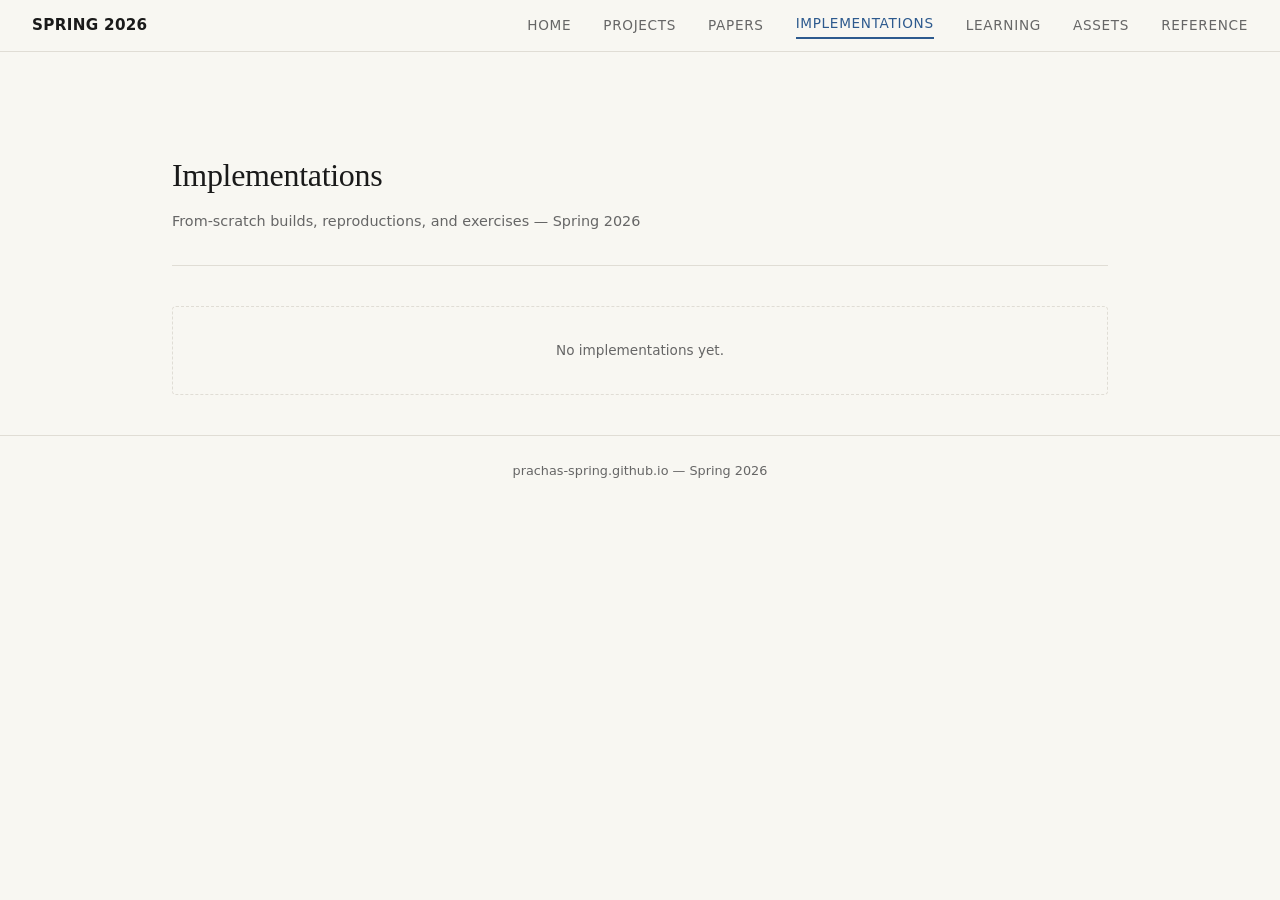
<file: pages/implementations.html>
<!DOCTYPE html>
<html lang="en">
<head>
  <meta charset="UTF-8" />
  <meta name="viewport" content="width=device-width, initial-scale=1.0" />
  <title>Implementations — Spring 2026</title>
  <link rel="stylesheet" href="../css/style.css" />
</head>
<body>

<nav>
  <span class="site-title">Spring 2026</span>
  <a href="../index.html">Home</a>
  <a href="projects.html">Projects</a>
  <a href="papers.html">Papers</a>
  <a href="implementations.html" class="active">Implementations</a>
  <a href="learning.html">Learning</a>
  <a href="assets.html">Assets</a>
  <a href="../reference.html">Reference</a>
</nav>

<div class="container">
  <div class="hero">
    <h1>Implementations</h1>
    <p class="subtitle">From-scratch builds, reproductions, and exercises — Spring 2026</p>
  </div>

  <!-- Add implementation cards below. Template:
  <div class="grid">
    <div class="card">
      <h3><a href="https://github.com/..." target="_blank">Implementation Title</a></h3>
      <p class="meta">Mar 2026 · Python / PyTorch</p>
      <p>What you implemented and what you learned.</p>
      <div class="tags">
        <span class="tag">SSM</span>
        <span class="tag">from scratch</span>
      </div>
    </div>
  </div>
  -->

  <div class="placeholder">No implementations yet.</div>
</div>

<footer>prachas-spring.github.io &mdash; Spring 2026</footer>
</body>
</html>
</file>
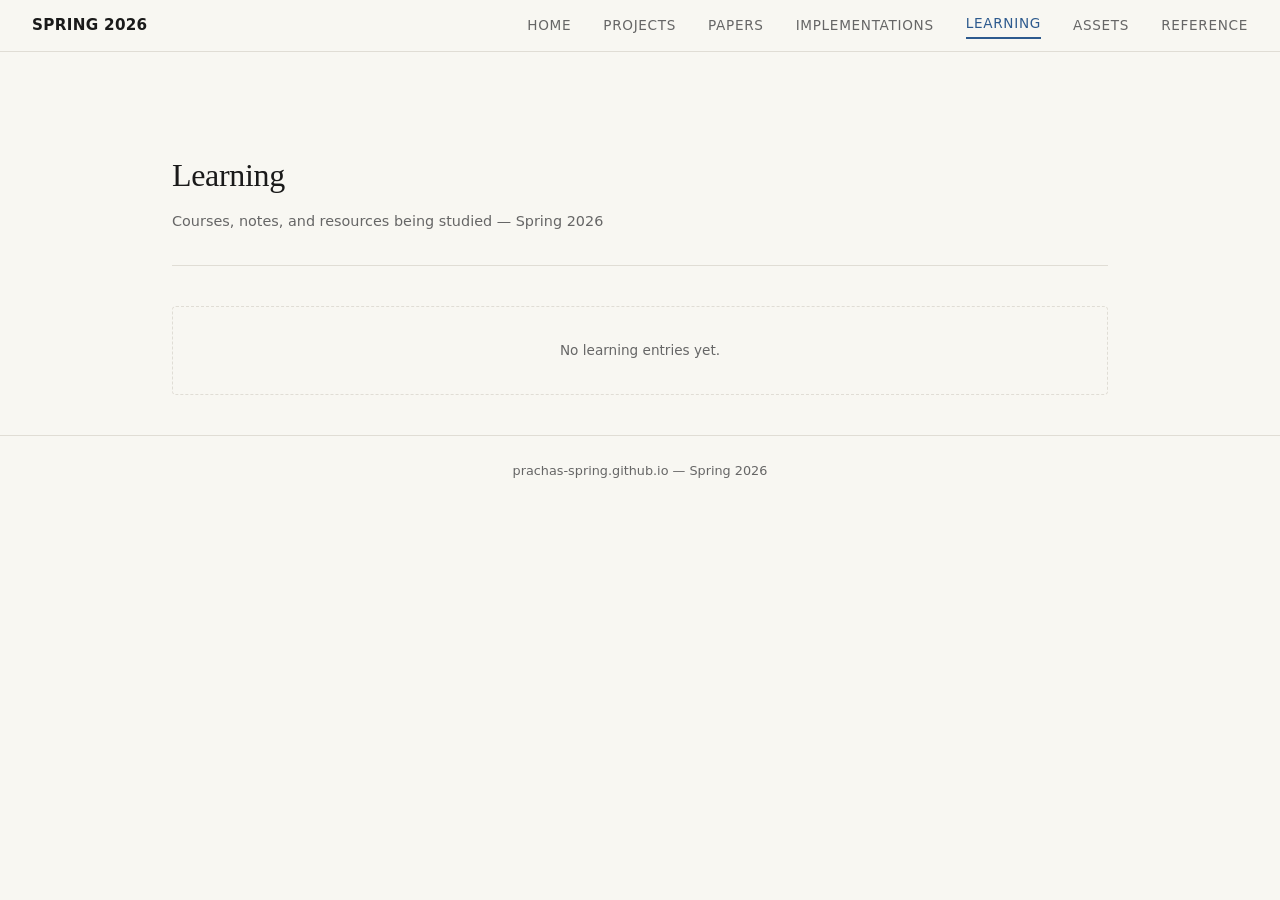
<file: pages/learning.html>
<!DOCTYPE html>
<html lang="en">
<head>
  <meta charset="UTF-8" />
  <meta name="viewport" content="width=device-width, initial-scale=1.0" />
  <title>Learning — Spring 2026</title>
  <link rel="stylesheet" href="../css/style.css" />
</head>
<body>

<nav>
  <span class="site-title">Spring 2026</span>
  <a href="../index.html">Home</a>
  <a href="projects.html">Projects</a>
  <a href="papers.html">Papers</a>
  <a href="implementations.html">Implementations</a>
  <a href="learning.html" class="active">Learning</a>
  <a href="assets.html">Assets</a>
  <a href="../reference.html">Reference</a>
</nav>

<div class="container">
  <div class="hero">
    <h1>Learning</h1>
    <p class="subtitle">Courses, notes, and resources being studied — Spring 2026</p>
  </div>

  <!-- Add learning entries below. Template:
  <div class="section">
    <div class="section-header"><h2>Active</h2></div>
    <div class="grid">
      <div class="card">
        <h3><a href="#">Course / Resource Title</a></h3>
        <p class="meta">Stanford CS 236 · Deep Generative Models</p>
        <p>What you're taking away from it, progress, key topics.</p>
        <div class="tags">
          <span class="tag">Diffusion</span>
          <span class="tag">Flows</span>
        </div>
      </div>
    </div>
  </div>
  -->

  <div class="placeholder">No learning entries yet.</div>
</div>

<footer>prachas-spring.github.io &mdash; Spring 2026</footer>
</body>
</html>
</file>
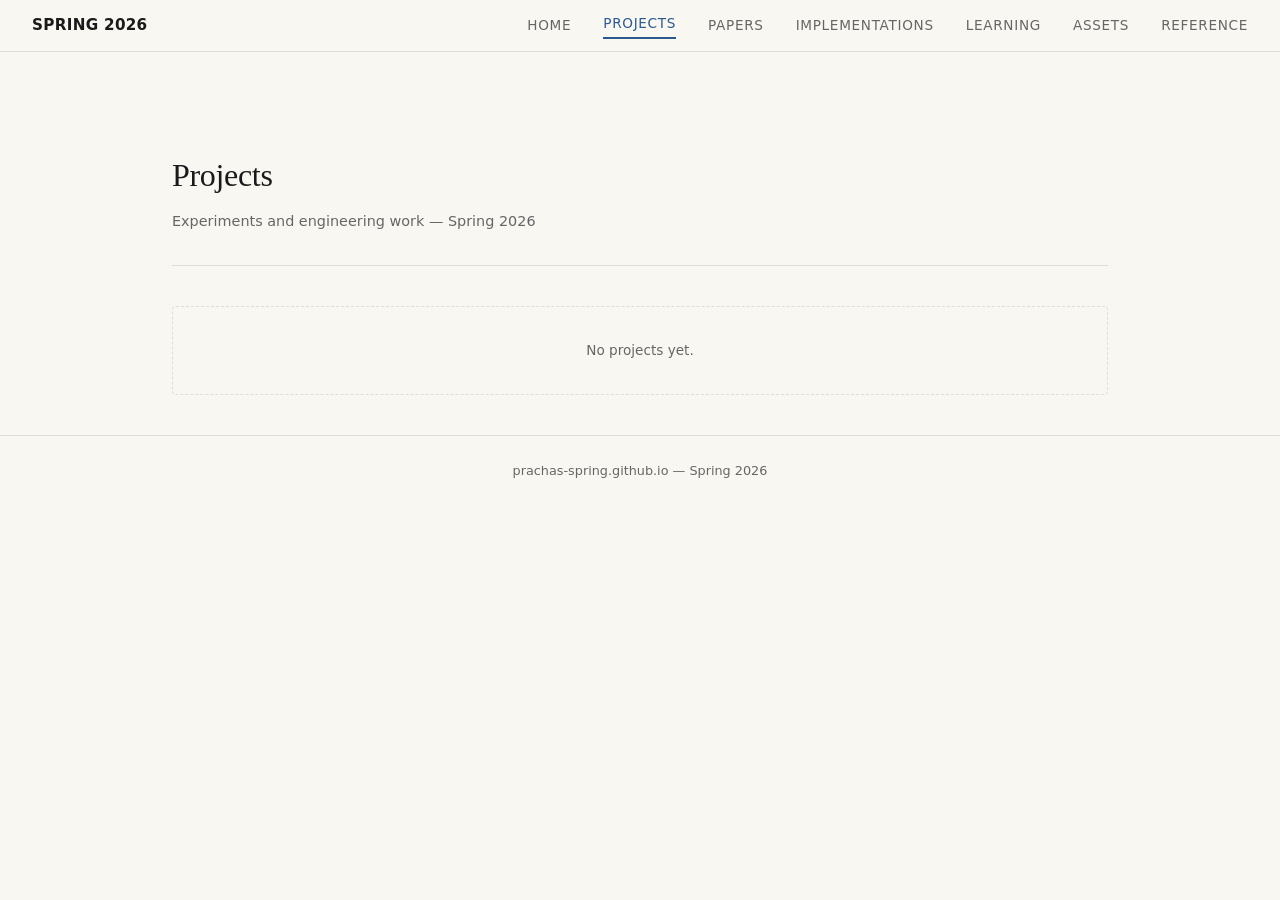
<file: pages/projects.html>
<!DOCTYPE html>
<html lang="en">
<head>
  <meta charset="UTF-8" />
  <meta name="viewport" content="width=device-width, initial-scale=1.0" />
  <title>Projects — Spring 2026</title>
  <link rel="stylesheet" href="../css/style.css" />
</head>
<body>

<nav>
  <span class="site-title">Spring 2026</span>
  <a href="../index.html">Home</a>
  <a href="projects.html" class="active">Projects</a>
  <a href="papers.html">Papers</a>
  <a href="implementations.html">Implementations</a>
  <a href="learning.html">Learning</a>
  <a href="assets.html">Assets</a>
  <a href="../reference.html">Reference</a>
</nav>

<div class="container">
  <div class="hero">
    <h1>Projects</h1>
    <p class="subtitle">Experiments and engineering work — Spring 2026</p>
  </div>

  <!-- Add project cards below. Template:
  <div class="grid">
    <div class="card">
      <h3><a href="#">Project Title</a></h3>
      <p class="meta">Mar 2026 · status: in progress</p>
      <p>Short description of what this project is about.</p>
      <div class="tags">
        <span class="tag">tag1</span>
        <span class="tag">tag2</span>
      </div>
    </div>
  </div>
  -->

  <div class="placeholder">No projects yet.</div>
</div>

<footer>prachas-spring.github.io &mdash; Spring 2026</footer>
</body>
</html>
</file>
<file: css/style.css>
:root {
  --bg: #f8f7f2;
  --bg-card: #ffffff;
  --text: #1a1a1a;
  --text-muted: #666;
  --accent: #2d5a8e;
  --accent-light: #e8f0fa;
  --border: #e0ddd5;
  --tag-bg: #f0ede6;
  --code-bg: #f4f3ee;
  --font: "Georgia", serif;
  --font-mono: "Courier New", monospace;
  --font-sans: system-ui, -apple-system, sans-serif;
}

* { box-sizing: border-box; margin: 0; padding: 0; }

body {
  background: var(--bg);
  color: var(--text);
  font-family: var(--font);
  font-size: 17px;
  line-height: 1.7;
}

a { color: var(--accent); text-decoration: none; }
a:hover { text-decoration: underline; }

/* ── NAV ── */
nav {
  border-bottom: 1px solid var(--border);
  padding: 0.75rem 2rem;
  display: flex;
  align-items: center;
  gap: 2rem;
  background: var(--bg);
  position: sticky;
  top: 0;
  z-index: 10;
}

nav .site-title {
  font-family: var(--font-sans);
  font-weight: 700;
  font-size: 0.95rem;
  letter-spacing: 0.02em;
  color: var(--text);
  text-transform: uppercase;
  margin-right: auto;
}

nav a {
  font-family: var(--font-sans);
  font-size: 0.85rem;
  color: var(--text-muted);
  text-transform: uppercase;
  letter-spacing: 0.05em;
}
nav a:hover { color: var(--accent); text-decoration: none; }
nav a.active { color: var(--accent); border-bottom: 2px solid var(--accent); padding-bottom: 2px; }

/* ── LAYOUT ── */
.container {
  max-width: 1000px;
  margin: 0 auto;
  padding: 2.5rem 2rem;
}

/* ── HERO ── */
.hero {
  padding: 3.5rem 0 2rem;
  border-bottom: 1px solid var(--border);
  margin-bottom: 2.5rem;
}

.hero h1 {
  font-size: 2rem;
  font-weight: normal;
  letter-spacing: -0.01em;
}

.hero .subtitle {
  color: var(--text-muted);
  font-family: var(--font-sans);
  font-size: 0.9rem;
  margin-top: 0.4rem;
}

/* ── SECTION ── */
.section { margin-bottom: 3rem; }

.section-header {
  display: flex;
  align-items: baseline;
  gap: 1rem;
  margin-bottom: 1.2rem;
  padding-bottom: 0.5rem;
  border-bottom: 1px solid var(--border);
}

.section-header h2 {
  font-family: var(--font-sans);
  font-size: 0.8rem;
  font-weight: 600;
  text-transform: uppercase;
  letter-spacing: 0.1em;
  color: var(--text-muted);
}

.section-header .count {
  font-family: var(--font-mono);
  font-size: 0.75rem;
  color: var(--text-muted);
}

/* ── CARDS GRID ── */
.grid {
  display: grid;
  grid-template-columns: repeat(auto-fill, minmax(280px, 1fr));
  gap: 1rem;
}

.card {
  background: var(--bg-card);
  border: 1px solid var(--border);
  border-radius: 4px;
  padding: 1.2rem 1.4rem;
  transition: border-color 0.15s, box-shadow 0.15s;
}

.card:hover {
  border-color: var(--accent);
  box-shadow: 0 2px 8px rgba(45, 90, 142, 0.08);
}

.card h3 {
  font-size: 1rem;
  font-weight: normal;
  margin-bottom: 0.3rem;
}

.card h3 a { color: var(--text); }
.card h3 a:hover { color: var(--accent); text-decoration: none; }

.card .meta {
  font-family: var(--font-sans);
  font-size: 0.78rem;
  color: var(--text-muted);
  margin-bottom: 0.5rem;
}

.card p {
  font-size: 0.88rem;
  color: var(--text-muted);
  line-height: 1.5;
}

.tags { display: flex; flex-wrap: wrap; gap: 0.35rem; margin-top: 0.7rem; }
.tag {
  font-family: var(--font-sans);
  font-size: 0.72rem;
  background: var(--tag-bg);
  color: var(--text-muted);
  padding: 0.15rem 0.5rem;
  border-radius: 2px;
}

/* ── LIST ENTRIES ── */
.entry-list { display: flex; flex-direction: column; gap: 0.7rem; }

.entry {
  display: flex;
  align-items: baseline;
  gap: 1rem;
  padding: 0.6rem 0;
  border-bottom: 1px solid var(--border);
}

.entry:last-child { border-bottom: none; }

.entry .date {
  font-family: var(--font-mono);
  font-size: 0.75rem;
  color: var(--text-muted);
  white-space: nowrap;
  min-width: 80px;
}

.entry .title { font-size: 0.95rem; }
.entry .title a { color: var(--text); }
.entry .title a:hover { color: var(--accent); text-decoration: none; }

/* ── PLACEHOLDER ── */
.placeholder {
  padding: 2rem;
  border: 1px dashed var(--border);
  border-radius: 4px;
  text-align: center;
  color: var(--text-muted);
  font-family: var(--font-sans);
  font-size: 0.85rem;
}

/* ── REFERENCE PAGE ── */
.ref-toc {
  background: var(--accent-light);
  border-left: 3px solid var(--accent);
  padding: 1.2rem 1.5rem;
  border-radius: 0 4px 4px 0;
  margin-bottom: 3rem;
  font-family: var(--font-sans);
  font-size: 0.87rem;
}

.ref-toc h2 {
  font-size: 0.75rem;
  text-transform: uppercase;
  letter-spacing: 0.1em;
  color: var(--text-muted);
  margin-bottom: 0.8rem;
}

.ref-toc ol { padding-left: 1.2rem; }
.ref-toc li { margin-bottom: 0.3rem; }

.ref-section { margin-bottom: 4rem; }

.ref-section h2 {
  font-size: 1.5rem;
  font-weight: normal;
  margin-bottom: 0.4rem;
  padding-bottom: 0.5rem;
  border-bottom: 2px solid var(--border);
}

.ref-section .goal {
  font-family: var(--font-sans);
  font-size: 0.88rem;
  color: var(--text-muted);
  background: var(--code-bg);
  padding: 0.6rem 1rem;
  border-radius: 3px;
  margin: 0.8rem 0 1.5rem;
}

.ref-section h3 {
  font-family: var(--font-sans);
  font-size: 0.78rem;
  text-transform: uppercase;
  letter-spacing: 0.1em;
  color: var(--text-muted);
  margin: 1.8rem 0 0.7rem;
}

/* ── TABLES ── */
table {
  width: 100%;
  border-collapse: collapse;
  font-size: 0.87rem;
  margin-bottom: 1rem;
  font-family: var(--font-sans);
}

thead th {
  text-align: left;
  padding: 0.5rem 0.75rem;
  background: var(--code-bg);
  font-weight: 600;
  font-size: 0.78rem;
  text-transform: uppercase;
  letter-spacing: 0.05em;
  color: var(--text-muted);
  border-bottom: 1px solid var(--border);
}

tbody td {
  padding: 0.55rem 0.75rem;
  border-bottom: 1px solid var(--border);
  vertical-align: top;
  line-height: 1.5;
}

tbody tr:last-child td { border-bottom: none; }
tbody tr:hover { background: var(--accent-light); }

/* hypothesis thread */
.hypothesis {
  background: #fdf8f0;
  border: 1px solid #e8d9b5;
  border-radius: 4px;
  padding: 1rem 1.2rem;
  margin-top: 1rem;
}

.hypothesis h3 {
  color: #7a5c1e !important;
  text-transform: none !important;
  letter-spacing: 0 !important;
  font-size: 0.85rem !important;
  margin-top: 0 !important;
  margin-bottom: 0.7rem !important;
}

/* cross-cutting table highlight */
.cross-table thead th:first-child { width: 30%; }

/* ── FOOTER ── */
footer {
  border-top: 1px solid var(--border);
  padding: 1.5rem 2rem;
  font-family: var(--font-sans);
  font-size: 0.8rem;
  color: var(--text-muted);
  text-align: center;
}

/* ── RESPONSIVE ── */
@media (max-width: 640px) {
  nav { gap: 1rem; padding: 0.75rem 1rem; }
  .container { padding: 1.5rem 1rem; }
  .grid { grid-template-columns: 1fr; }
  table { font-size: 0.8rem; }
  thead th, tbody td { padding: 0.4rem 0.5rem; }
}
</file>
